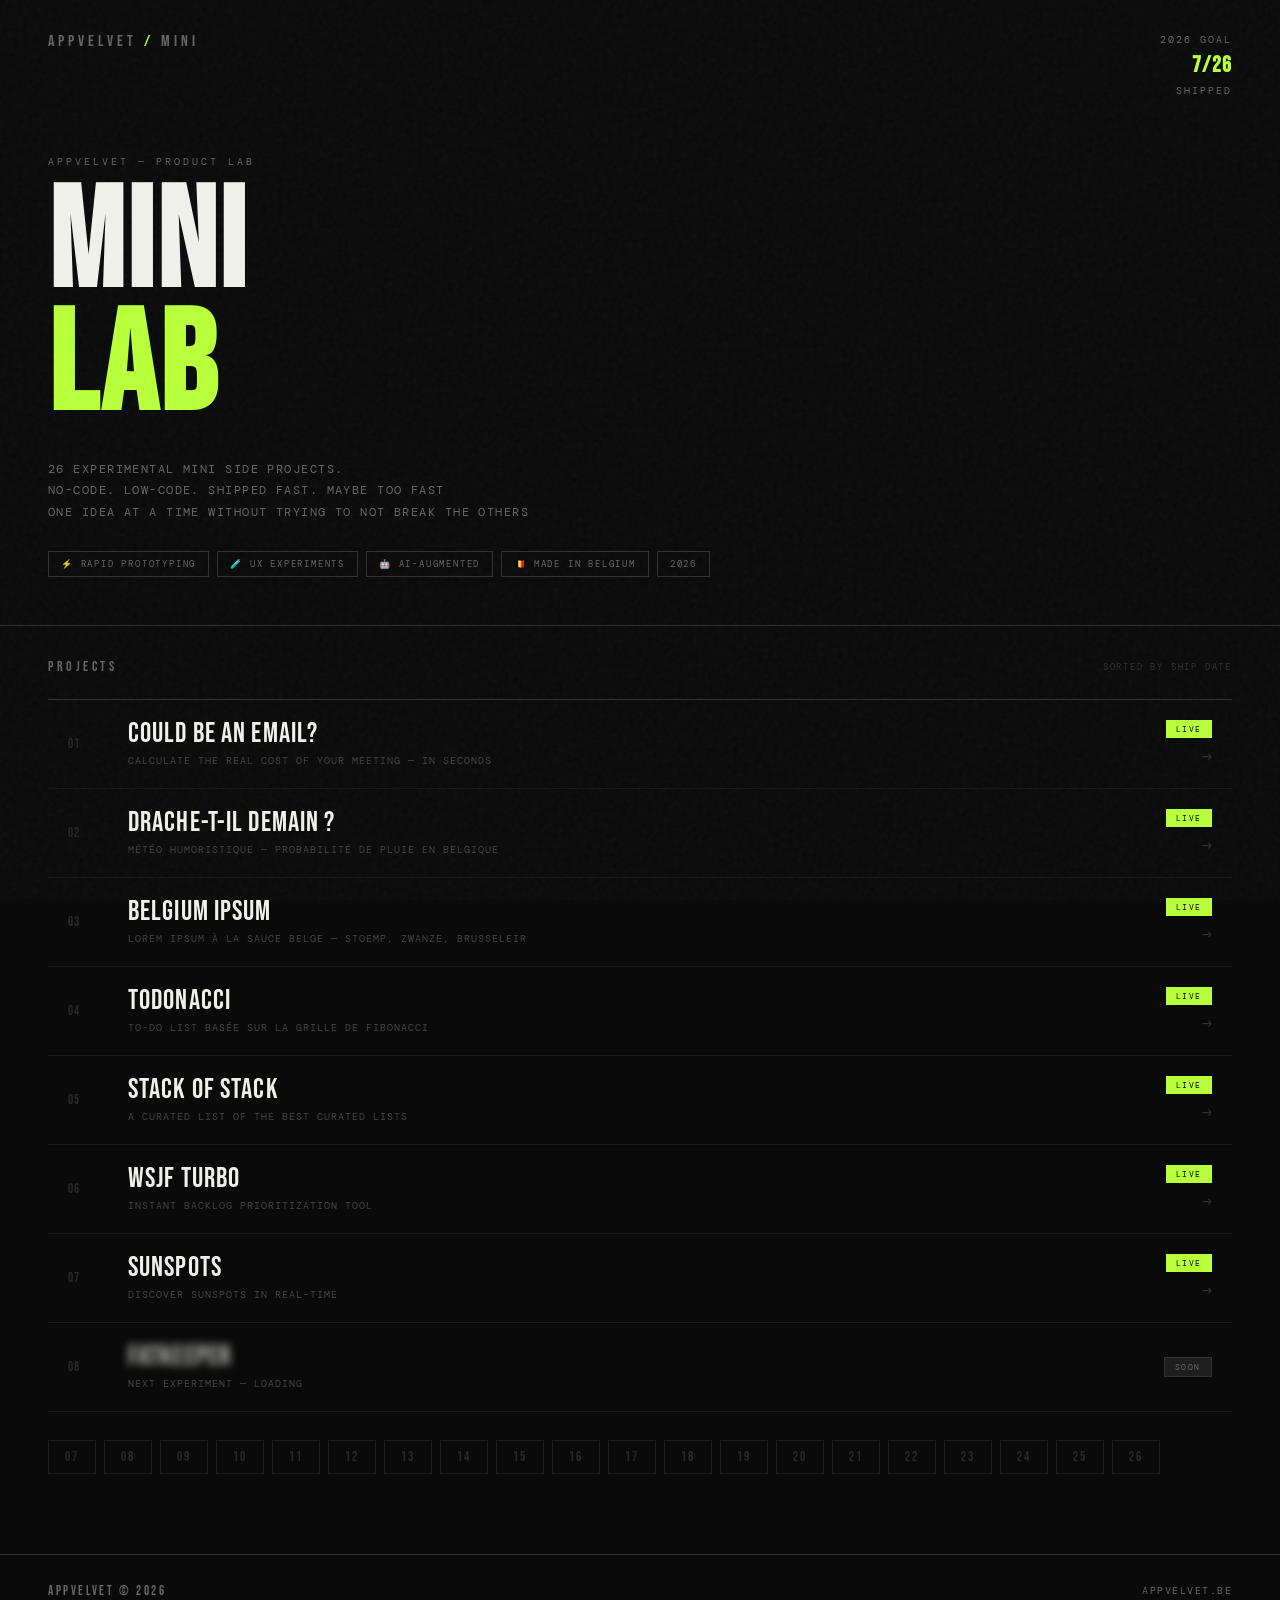
<file: index.html>
<!DOCTYPE html>
<html lang="en">
<head>
<!-- Google tag (gtag.js) -->
<script async src="https://www.googletagmanager.com/gtag/js?id=G-9LTQGK91J6"></script>
<script>
  window.dataLayer = window.dataLayer || [];
  function gtag(){dataLayer.push(arguments);}
  gtag('js', new Date());

  gtag('config', 'G-9LTQGK91J6');
</script>
<meta charset="UTF-8">
<meta name="viewport" content="width=device-width, initial-scale=1.0">
<title>APPVELVET / MINI LAB</title>
<meta name="description" content="26 mini side projects. No-code. Low-code. Shipped fast.">
<meta property="og:title" content="Appvelvet — Mini Lab">
<meta property="og:description" content="26 mini side projects. No-code. Low-code. Shipped fast.">
<meta property="og:url" content="https://mini.appvelvet.com">
<meta property="og:type" content="website">
<link href="https://fonts.googleapis.com/css2?family=Bebas+Neue&family=DM+Mono:wght@400;500&family=Space+Mono:wght@400;700&display=swap" rel="stylesheet">
<style>
  *, *::before, *::after { box-sizing: border-box; margin: 0; padding: 0; }

  :root {
    --bg:     #0a0a0a;
    --white:  #f0f0eb;
    --gray:   #333;
    --lgray:  #666;
    --c1: #b8ff3c;
    --c2: #ff3cdc;
    --c3: #3cddff;
    --c4: #ff9f3c;
    --c5: #ffe03c;
    --c6: #ff3c3c;
    --c7: #9b7bff;
    --c8: #3cff9e;
  }

  html { scroll-behavior: smooth; }

  body {
    background: var(--bg);
    color: var(--white);
    font-family: 'Space Mono', monospace;
    min-height: 100vh;
    cursor: default;
  }

  /* NOISE */
  body::before {
    content: '';
    position: fixed; inset: 0;
    background-image: url("data:image/svg+xml,%3Csvg viewBox='0 0 200 200' xmlns='http://www.w3.org/2000/svg'%3E%3Cfilter id='n'%3E%3CfeTurbulence type='fractalNoise' baseFrequency='0.9' numOctaves='4' stitchTiles='stitch'/%3E%3C/filter%3E%3Crect width='100%25' height='100%25' filter='url(%23n)' opacity='0.04'/%3E%3C/svg%3E");
    pointer-events: none; z-index: 0;
  }

  /* ── HEADER ── */
  header {
    position: relative; z-index: 10;
    padding: 32px 48px 0;
    display: flex; justify-content: space-between; align-items: flex-start;
  }

  .header-brand {
    font-family: 'Bebas Neue', sans-serif;
    font-size: 16px; letter-spacing: 0.25em;
    color: var(--lgray); text-decoration: none;
    transition: color 0.15s;
  }
  .header-brand:hover { color: var(--white); }
  .header-brand span { color: var(--c1); }

  .header-counter {
    font-family: 'DM Mono', monospace;
    font-size: 10px; letter-spacing: 0.2em;
    color: var(--lgray); text-transform: uppercase;
    text-align: right; line-height: 1.6;
  }

  .header-counter strong {
    font-family: 'Bebas Neue', sans-serif;
    font-size: 22px; letter-spacing: 0.04em;
    color: var(--c1); display: block;
  }

  /* ── HERO ── */
  .hero {
    position: relative; z-index: 1;
    padding: 56px 48px 48px;
    border-bottom: 1px solid var(--gray);
  }

  .hero-eyebrow {
    font-family: 'DM Mono', monospace;
    font-size: 10px; letter-spacing: 0.3em;
    color: var(--lgray); text-transform: uppercase;
    margin-bottom: 16px;
  }

  .hero-title {
    font-family: 'Bebas Neue', sans-serif;
    font-size: clamp(72px, 12vw, 140px);
    line-height: 0.88; letter-spacing: 0.02em;
    color: var(--white);
    margin-bottom: 28px;
  }

  .hero-title em {
    font-style: normal;
    color: var(--c1);
  }

  .hero-desc {
    font-family: 'DM Mono', monospace;
    font-size: 12px; letter-spacing: 0.12em;
    color: var(--lgray); line-height: 1.8;
    max-width: 560px; text-transform: uppercase;
  }

  /* TAGS */
  .hero-tags {
    display: flex; flex-wrap: wrap;
    gap: 8px; margin-top: 28px;
  }

  .tag {
    font-family: 'DM Mono', monospace;
    font-size: 9px; letter-spacing: 0.2em;
    text-transform: uppercase;
    padding: 6px 12px; border: 1px solid var(--gray);
    color: var(--lgray);
  }

  /* ── GRID ── */
  .grid-section {
    position: relative; z-index: 1;
    padding: 0 48px 80px;
  }

  .grid-header {
    display: flex; justify-content: space-between;
    align-items: center; padding: 32px 0 24px;
    border-bottom: 1px solid var(--gray);
    margin-bottom: 0;
  }

  .grid-header-title {
    font-family: 'Bebas Neue', sans-serif;
    font-size: 14px; letter-spacing: 0.25em;
    color: var(--lgray); text-transform: uppercase;
  }

  .grid-header-meta {
    font-family: 'DM Mono', monospace;
    font-size: 9px; letter-spacing: 0.2em;
    color: #333; text-transform: uppercase;
  }

  /* APP ROWS */
  .app-row {
    --accent: var(--c1);
    --accent-soft: rgba(184, 255, 60, 0.08);
    display: grid;
    grid-template-columns: 56px 1fr auto;
    align-items: center;
    gap: 0;
    border-bottom: 1px solid #1a1a1a;
    text-decoration: none;
    color: inherit;
    transition: background 0.12s;
    position: relative;
    overflow: hidden;
  }

  .app-row::before {
    content: '';
    position: absolute; left: 0; top: 0; bottom: 0;
    width: 0;
    transition: width 0.2s cubic-bezier(0.22,1,0.36,1);
    z-index: 0;
  }

  .app-row:hover::before { width: 4px; }
  .app-row:hover { background: #111; }

  /* Color accent per row */
  .app-row.c1::before { background: var(--c1); }
  .app-row.c2::before { background: var(--c2); }
  .app-row.c3::before { background: var(--c3); }
  .app-row.c4::before { background: var(--c4); }
  .app-row.c5::before { background: var(--c5); }
  .app-row.c6::before { background: var(--c6); }
  .app-row.c7::before { background: var(--c7); }
  .app-row.c8::before { background: var(--c8); }

  .app-num {
    font-family: 'Bebas Neue', sans-serif;
    font-size: 13px; letter-spacing: 0.1em;
    color: #2a2a2a; padding: 20px 0 20px 20px;
    position: relative; z-index: 1;
  }

  .app-body {
    padding: 20px 24px;
    position: relative; z-index: 1;
    transition: background-color 0.12s ease, color 0.12s ease;
  }

  .app-name {
    font-family: 'Bebas Neue', sans-serif;
    font-size: 28px; letter-spacing: 0.04em;
    line-height: 1; color: var(--white);
    margin-bottom: 5px;
    transition: color 0.12s;
  }

  .app-row:hover .app-body { background: var(--accent-soft); }
  .app-row:hover .app-name { color: var(--accent); }

  .app-desc {
    font-family: 'DM Mono', monospace;
    font-size: 10px; letter-spacing: 0.1em;
    color: #444; text-transform: uppercase;
    line-height: 1.5;
  }

  .app-right {
    padding: 20px 20px 20px 0;
    display: flex; flex-direction: column;
    align-items: flex-end; gap: 6px;
    position: relative; z-index: 1;
  }

  .app-status {
    font-family: 'DM Mono', monospace;
    font-size: 8px; letter-spacing: 0.2em;
    text-transform: uppercase; padding: 4px 10px;
  }

  .status-live { background: var(--c1); color: #0a0a0a; }
  .status-soon { background: #1f1f1f; color: var(--lgray); border: 1px solid #333; }
  .status-wip  { background: var(--c5); color: #0a0a0a; }

  .app-arrow {
    font-size: 16px; color: #333;
    transition: color 0.12s, transform 0.15s;
  }
  .app-row:hover .app-arrow { color: var(--white); transform: translateX(4px); }

  .app-row.c1 { --accent: var(--c1); --accent-soft: rgba(184, 255, 60, 0.08); }
  .app-row.c2 { --accent: var(--c2); --accent-soft: rgba(255, 60, 220, 0.08); }
  .app-row.c3 { --accent: var(--c3); --accent-soft: rgba(60, 221, 255, 0.08); }
  .app-row.c4 { --accent: var(--c4); --accent-soft: rgba(255, 159, 60, 0.08); }
  .app-row.c5 { --accent: var(--c5); --accent-soft: rgba(255, 224, 60, 0.08); }
  .app-row.c6 { --accent: var(--c6); --accent-soft: rgba(255, 60, 60, 0.08); }
  .app-row.c7 { --accent: var(--c7); --accent-soft: rgba(155, 123, 255, 0.09); }
  .app-row.c8 { --accent: var(--c8); --accent-soft: rgba(60, 255, 158, 0.09); }

  /* COMING SOON ROWS */
  .app-row.upcoming {
    opacity: 0.4; pointer-events: none;
    cursor: default;
  }

  /* SLOTS */
  .slots-row {
    display: flex; flex-wrap: wrap;
    gap: 8px; padding: 28px 0 0;
  }

  .slot {
    font-family: 'Bebas Neue', sans-serif;
    font-size: 13px; letter-spacing: 0.12em;
    padding: 8px 16px;
    border: 1px solid #1f1f1f; color: #2a2a2a;
    min-width: 48px; text-align: center;
  }

  /* ── FOOTER ── */
  footer {
    position: relative; z-index: 1;
    padding: 28px 48px;
    border-top: 1px solid var(--gray);
    display: flex; justify-content: space-between; align-items: center;
    flex-wrap: wrap; gap: 16px;
  }

  .footer-brand {
    font-family: 'Bebas Neue', sans-serif;
    font-size: 13px; letter-spacing: 0.2em; color: var(--lgray);
  }

  .footer-link {
    font-family: 'DM Mono', monospace;
    font-size: 10px; letter-spacing: 0.15em;
    color: var(--lgray); text-decoration: none;
    text-transform: uppercase;
    border-bottom: 1px solid transparent;
    transition: color 0.15s, border-color 0.15s;
  }
  .footer-link:hover { color: var(--white); border-bottom-color: var(--white); }

  /* STAGGER ANIMATION */
  .app-row {
    animation: fadeUp 0.4s cubic-bezier(0.22,1,0.36,1) both;
  }
  .app-row:nth-child(1) { animation-delay: 0.05s; }
  .app-row:nth-child(2) { animation-delay: 0.10s; }
  .app-row:nth-child(3) { animation-delay: 0.15s; }
  .app-row:nth-child(4) { animation-delay: 0.20s; }
  .app-row:nth-child(5) { animation-delay: 0.25s; }

  @keyframes fadeUp {
    from { opacity: 0; transform: translateY(16px); }
    to   { opacity: 1; transform: translateY(0); }
  }

  .hero { animation: fadeUp 0.5s cubic-bezier(0.22,1,0.36,1) both; }

  @media (max-width: 600px) {
    header, .hero, .grid-section, footer { padding-left: 20px; padding-right: 20px; }
    .hero-title { font-size: 72px; }
    .app-row { grid-template-columns: 40px 1fr auto; }
    .app-name { font-size: 22px; }
  }
  .blur-title {
  filter: blur(4px);
  opacity: 0.8;
  transition: filter 0.25s ease, opacity 0.25s ease;
}

.app-row:hover .blur-title {
  filter: blur(0);
  opacity: 1;
}
</style>
</head>
<body>

<header>
  <a class="header-brand" href="https://appvelvet.be">APPVELVET <span>/</span> MINI</a>
  <div class="header-counter">
    2026 goal<br>
    <strong>7/26</strong>
    shipped
  </div>
</header>

<section class="hero">
  <div class="hero-eyebrow">Appvelvet — Product Lab</div>
  <h1 class="hero-title">MINI<br><em>LAB</em></h1>
  <p class="hero-desc">
    26 experimental mini side projects.<br>
    No-code. Low-code. Shipped fast. Maybe too fast<br>
    One idea at a time without trying to not break the others
  </p>
  <div class="hero-tags">
    <span class="tag">⚡ Rapid prototyping</span>
    <span class="tag">🧪 UX experiments</span>
    <span class="tag">🤖 AI-augmented</span>
    <span class="tag">🇧🇪 Made in Belgium</span>
    <span class="tag">2026</span>
  </div>
</section>

<section class="grid-section">
  <div class="grid-header">
    <span class="grid-header-title">Projects</span>
    <span class="grid-header-meta">Sorted by ship date</span>
  </div>

  <!-- LIVE APPS -->
  <a class="app-row c1" href="/could-be-an-email/">
    <div class="app-num">01</div>
    <div class="app-body">
      <div class="app-name">Could Be An Email?</div>
      <div class="app-desc">Calculate the real cost of your meeting — in seconds</div>
    </div>
    <div class="app-right">
      <span class="app-status status-live">Live</span>
      <span class="app-arrow">→</span>
    </div>
  </a>

  <a class="app-row c3" href="/drache-t-il/">
    <div class="app-num">02</div>
    <div class="app-body">
      <div class="app-name">Drache-t-il demain ?</div>
      <div class="app-desc">Météo humoristique — probabilité de pluie en Belgique</div>
    </div>
    <div class="app-right">
      <span class="app-status status-live">Live</span>
      <span class="app-arrow">→</span>
    </div>
  </a>

  <a class="app-row c2" href="/belgium-ipsum/">
    <div class="app-num">03</div>
    <div class="app-body">
      <div class="app-name">Belgium Ipsum</div>
      <div class="app-desc">Lorem ipsum à la sauce belge — stoemp, zwanze, brusseleir</div>
    </div>
    <div class="app-right">
      <span class="app-status status-live">Live</span>
      <span class="app-arrow">→</span>
    </div>
  </a>

  <a class="app-row c4" href="/todonacci/">
    <div class="app-num">04</div>
    <div class="app-body">
      <div class="app-name">Todonacci</div>
      <div class="app-desc">To-do list basée sur la grille de Fibonacci</div>
    </div>
    <div class="app-right">
      <span class="app-status status-live">Live</span>
      <span class="app-arrow">→</span>
    </div>
  </a>
 <a class="app-row c7" href="/stack-of-stack">
    <div class="app-num">05</div>
    <div class="app-body">
      <div class="app-name">Stack of Stack</div>
      <div class="app-desc">A curated list of the best curated lists</div>
    </div>
    <div class="app-right">
      <span class="app-status status-live">Live</span>
      <span class="app-arrow">→</span>
    </div>
  
</a> <a class="app-row c6" href="/wsjf-turbo">
    <div class="app-num">06</div>
    <div class="app-body">
      <div class="app-name">WSJF Turbo</div>
      <div class="app-desc">Instant Backlog Prioritization Tool</div>
    </div>
    <div class="app-right">
      <span class="app-status status-live">Live</span>
      <span class="app-arrow">→</span>
    </div>
  </a>

  <a class="app-row c5" href="/sunspots">
    <div class="app-num">07</div>
    <div class="app-body">
      <div class="app-name">Sunspots</div>
      <div class="app-desc">Discover sunspots in real-time</div>
    </div>
    <div class="app-right">
      <span class="app-status status-live">Live</span>
      <span class="app-arrow">→</span>
    </div>
  </a>

  <!-- UPCOMING SLOT -->
  <div class="app-row upcoming c8">
    <div class="app-num">08</div>
    <div class="app-body">
      <div class="app-name blur-title">FATKEEPER</div>
      <div class="app-desc">Next experiment — loading</div>
    </div>
    <div class="app-right">
      <span class="app-status status-soon">Soon</span>
    </div>
  </div>

  <!-- EMPTY SLOTS 07–26 -->
  <div class="slots-row" id="slots"></div>
</section>

<footer>
  <span class="footer-brand">APPVELVET © 2026</span>
  <a class="footer-link" href="https://appvelvet.be">appvelvet.be</a>
</footer>

<script>
  // Render empty slots 07–26
  const container = document.getElementById('slots');
  for (let i = 7; i <= 26; i++) {
    const el = document.createElement('div');
    el.className = 'slot';
    el.textContent = String(i).padStart(2, '0');
    container.appendChild(el);
  }
</script>

</body>
</html>
</file>
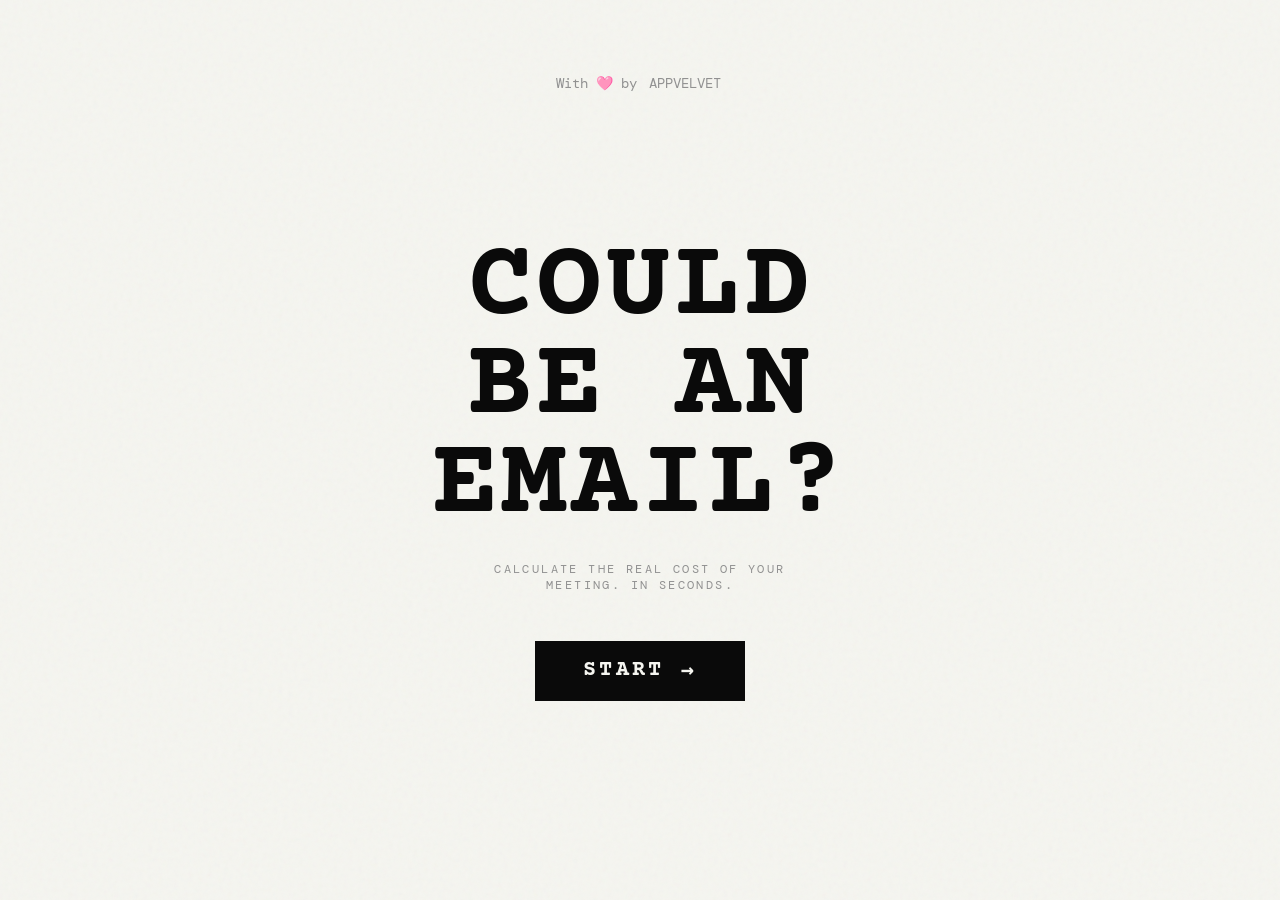
<file: could-be-an-email/index.html>
<!DOCTYPE html>
<html lang="en">
<head>
  <!-- Google tag (gtag.js) -->
<script async src="https://www.googletagmanager.com/gtag/js?id=G-9LTQGK91J6"></script>
<script>
  window.dataLayer = window.dataLayer || [];
  function gtag(){dataLayer.push(arguments);}
  gtag('js', new Date());

  gtag('config', 'G-9LTQGK91J6');
</script>

<meta charset="UTF-8">
<meta name="author" content="Appvelvet" />
<meta name="viewport" content="width=device-width, initial-scale=1.0">
<title>Could Be An Email — Meeting Cost Calculator</title>

<meta name="description" content="How much does your meeting really cost? Enter participants, duration and a few realistic frictions to estimate the real cost of your meeting. A small satirical tool for product teams and digital folks." />

<link rel="canonical" href="https://mini.appvelvet.com/could-be-an-email/" />

<!-- Open Graph (LinkedIn, Slack, Teams) -->
<meta property="og:title" content="Calculate the real cost of your meeting. In seconds." />
<meta property="og:description" content="Enter participants, duration and a few realistic frictions to estimate the real cost of your meeting. Sometimes… it could have been an email." />
<meta property="og:type" content="website" />
<meta property="og:url" content="https://mini.appvelvet.com/could-be-an-email/" />
<meta property="og:image" content="https://mini.appvelvet.com/could-be-an-email/og-image.png" />

<!-- Twitter / X -->
<meta name="twitter:card" content="summary_large_image" />
<meta name="twitter:title" content="Could Be An Email — Meeting Cost Calculator" />
<meta name="twitter:description" content="How much does your meeting really cost? Enter participants and duration, add some realistic frictions and see the damage." />
<meta name="twitter:image" content="https://mini.appvelvet.com/could-be-an-email/og-image.png" />

<!-- SEO helper -->
<meta name="robots" content="index, follow" />
<link href="https://fonts.googleapis.com/css2?family=Courier+Prime:wght@400;700&family=DM+Mono:wght@400;500&display=swap" rel="stylesheet">
<style>
  *, *::before, *::after { box-sizing: border-box; margin: 0; padding: 0; }

  :root {
    --black: #0a0a0a;
    --white: #f5f5f0;
    --gray: #919191;
    --border: 2px solid #0a0a0a;
  }

  body {
    background: var(--white);
    color: var(--black);
    font-family: 'Courier Prime', monospace;
    min-height: 100vh;
    display: flex;
    flex-direction: column;
    align-items: center;
    justify-content: center;
    overflow-y: auto;
    position: relative;
  }

  body::before {
    content: '';
    position: fixed;
    inset: 0;
    background-image: url("data:image/svg+xml,%3Csvg viewBox='0 0 200 200' xmlns='http://www.w3.org/2000/svg'%3E%3Cfilter id='n'%3E%3CfeTurbulence type='fractalNoise' baseFrequency='0.9' numOctaves='4' stitchTiles='stitch'/%3E%3C/filter%3E%3Crect width='100%25' height='100%25' filter='url(%23n)' opacity='0.04'/%3E%3C/svg%3E");
    pointer-events: none;
    z-index: 0;
  }

  .progress-bar {
    position: fixed;
    top: 0; left: 0;
    height: 4px;
    background: var(--black);
    transition: width 0.4s cubic-bezier(0.77, 0, 0.175, 1);
    z-index: 100;
  }

  .step-counter {
    position: fixed;
    top: 24px; right: 32px;
    font-family: 'DM Mono', monospace;
    font-size: 11px;
    letter-spacing: 0.2em;
    color: var(--gray);
    z-index: 100;
    text-transform: uppercase;
  }

  .brand {
    position: center;
    padding:1em 0 2em;
    font-family: 'DM Mono', monospace; 
    font-size: 14px;
    letter-spacing: 0em;
    color: var(--gray);
    z-index: 100;
}

   .brand a {
  box-shadow: inset 0 0 0 0 #000000;
  color: var(--gray);
  margin: 0 ;
  text-decoration: none;
  padding: 0 .25rem;
  transition: color .3s ease-in-out, box-shadow .3s ease-in-out;
}

   .brand a:hover {
  box-shadow: inset 100px 0 0 0 #ed1794;
  color: white;
}

  .app {
    position: relative;
    z-index: 1;
    width: 100%;
    max-width: 720px;
    padding: 20px 32px 40px;
    display: flex;
    flex-direction: column;
    align-items: center;
    justify-content: center;
    min-height: 80vh;
  }

  .screen {
    display: none;
    width: 100%;
    flex-direction: column;
    align-items: flex-start;
    animation: slideIn 0.35s cubic-bezier(0.22, 1, 0.36, 1) both;
  }
  .screen.active { display: flex; }

  @keyframes slideIn {
    from { opacity: 0; transform: translateY(28px); }
    to   { opacity: 1; transform: translateY(0); }
  }

  .q-number {
    font-family: 'DM Mono', monospace;
    font-size: 11px;
    letter-spacing: 0.25em;
    color: var(--gray);
    margin-bottom: 20px;
    text-transform: uppercase;
  }

  .question {
    font-family: 'Courier Prime', monospace; font-weight: 700;
    font-size: clamp(38px, 7vw, 72px);
    line-height: 0.95;
    letter-spacing: 0.02em;
    margin-bottom: 36px;
    color: var(--black);
  }

  /* TILE GRID */
  .tile-grid {
    display: flex;
    flex-wrap: wrap;
    gap: 10px;
    width: 100%;
    margin-bottom: 20px;
  }

  .tile {
    font-family: 'Courier Prime', monospace; font-weight: 700;
    font-size: 28px;
    letter-spacing: 0.05em;
    width: 76px;
    height: 76px;
    border: var(--border);
    background: transparent;
    color: var(--black);
    cursor: pointer;
    display: flex;
    flex-direction: column;
    align-items: center;
    justify-content: center;
    transition: background 0.12s, color 0.12s;
    line-height: 1;
    flex-shrink: 0;
  }

  .tile.wide {
    width: auto;
    padding: 0 18px;
    font-size: 22px;
  }

  .tile .tile-sub {
    font-family: 'DM Mono', monospace;
    font-size: 9px;
    letter-spacing: 0.15em;
    color: var(--gray);
    text-transform: uppercase;
    margin-top: 3px;
  }

  .tile:hover, .tile.selected { background: var(--black); color: var(--white); }
  .tile.selected .tile-sub { color: #aaa; }

  /* FREE INPUT ROW */
  .free-input-row {
    display: flex;
    align-items: center;
    gap: 12px;
    width: 100%;
    margin-bottom: 36px;
  }

  .free-input-label {
    font-family: 'DM Mono', monospace;
    font-size: 10px;
    letter-spacing: 0.2em;
    color: var(--gray);
    text-transform: uppercase;
    white-space: nowrap;
  }

  .free-input {
    font-family: 'Courier Prime', monospace; font-weight: 700;
    font-size: 32px;
    background: transparent;
    border: none;
    border-bottom: 2px solid #ccc;
    width: 120px;
    padding: 4px 0;
    outline: none;
    color: var(--black);
    letter-spacing: 0.04em;
    -moz-appearance: textfield;
    transition: border-color 0.15s;
  }
  .free-input:focus { border-bottom-color: var(--black); }
  .free-input::placeholder { color: #ccc; }
  .free-input::-webkit-outer-spin-button,
  .free-input::-webkit-inner-spin-button { -webkit-appearance: none; }

  /* OPTIONS */
  .options {
    display: flex;
    flex-direction: column;
    gap: 10px;
    width: 100%;
    margin-bottom: 36px;
  }

  .option-btn {
    font-family: 'Courier Prime', monospace;
    font-size: 13px;
    font-weight: 700;
    letter-spacing: 0.08em;
    text-transform: uppercase;
    padding: 16px 24px;
    border: var(--border);
    background: transparent;
    color: var(--black);
    cursor: pointer;
    text-align: left;
    transition: background 0.12s, color 0.12s;
    display: flex;
    align-items: center;
    gap: 16px;
  }

  .option-btn .key {
    font-size: 10px;
    color: var(--gray);
    letter-spacing: 0.2em;
    min-width: 16px;
  }

  .option-btn:hover, .option-btn.selected { background: var(--black); color: var(--white); }
  .option-btn.selected .key { color: #888; }

  /* CHECKBOXES */
  .checkboxes {
    display: flex;
    flex-direction: column;
    gap: 8px;
    width: 100%;
    margin-bottom: 28px;
    
  }

  .checkboxes::-webkit-scrollbar { width: 3px; }
  .checkboxes::-webkit-scrollbar-thumb { background: var(--black); }

  .check-label {
    display: flex;
    align-items: center;
    gap: 14px;
    font-family: 'Courier Prime', monospace;
    font-size: 13px;
    font-weight: 700;
    letter-spacing: 0.06em;
    text-transform: uppercase;
    padding: 13px 18px;
    border: var(--border);
    cursor: pointer;
    user-select: none;
    transition: background 0.12s, color 0.12s;
    line-height: 1.4;
  }

  .check-label input[type="checkbox"] { display: none; }

  .check-box {
    width: 18px;
    height: 18px;
    border: 2px solid var(--black);
    flex-shrink: 0;
    display: flex;
    align-items: center;
    justify-content: center;
    font-size: 10px;
  }
  .check-box::after { content: '✕'; opacity: 0; transition: opacity 0.12s; }

  .check-label:has(input:checked) { background: var(--black); color: var(--white); }
  .check-label:has(input:checked) .check-box { background: var(--white); border-color: var(--white); }
  .check-label:has(input:checked) .check-box::after { opacity: 1; }

  /* NEXT BUTTON */
  .btn-next {
    font-family: 'Courier Prime', monospace; font-weight: 700;
    font-size: 22px;
    letter-spacing: 0.15em;
    padding: 16px 48px;
    background: var(--black);
    color: var(--white);
    border: none;
    cursor: pointer;
    transition: background 0.12s, transform 0.1s;
    display: flex;
    align-items: center;
    gap: 16px;
    flex-shrink: 0;
  }
  .btn-next:hover { background: #222; transform: translateX(4px); }
  .btn-next .arrow { transition: transform 0.2s; }
  .btn-next:hover .arrow { transform: translateX(6px); }

  /* INTRO */
  #screen-intro { align-items: center; text-align: center; }

  .intro-title {
    font-family: 'Courier Prime', monospace; font-weight: 700;
    font-size: clamp(52px, 12vw, 110px);
    line-height: 0.9;
    letter-spacing: 0.03em;
    margin-bottom: 24px;
  }

  .intro-sub {
    font-family: 'DM Mono', monospace;
    font-size: 12px;
    letter-spacing: 0.2em;
    color: var(--gray);
    text-transform: uppercase;
    margin-bottom: 48px;
    max-width: 360px;
  }

  /* RESULT */
  #screen-result { align-items: center; text-align: center; }

  .result-label {
    font-family: 'DM Mono', monospace;
    font-size: 11px;
    letter-spacing: 0.4em;
    text-transform: uppercase;
    color: var(--gray);
    margin-bottom: 10px;
  }

  .result-cost {
    font-family: 'Courier Prime', monospace; font-weight: 700;
    font-size: clamp(72px, 16vw, 148px);
    line-height: 0.9;
    color: var(--black);
    border-bottom: 6px solid var(--black);
    padding-bottom: 16px;
    margin-bottom: 28px;
    width: 100%;
  }

  .result-stats {
    width: 100%;
    border: var(--border);
    margin-bottom: 28px;
  }

  .stat-row {
    display: flex;
    justify-content: space-between;
    align-items: center;
    padding: 14px 22px;
    border-bottom: var(--border);
    font-family: 'DM Mono', monospace;
    font-size: 11px;
    letter-spacing: 0.1em;
    text-transform: uppercase;
    gap: 16px;
  }
  .stat-row:last-child { border-bottom: none; }
  .stat-key { color: var(--gray); text-align: left; }
  .stat-val { font-weight: 500; color: var(--black); text-align: right; }
  .stat-val.big {
    font-family: 'Courier Prime', monospace; font-weight: 700;
    font-size: 22px;
    letter-spacing: 0.06em;
  }

  .btn-share {
    font-family: 'Courier Prime', monospace; font-weight: 700;
    font-size: 24px;
    letter-spacing: 0.2em;
    padding: 20px 48px;
    background: var(--black);
    color: var(--white);
    border: none;
    cursor: pointer;
    width: 100%;
    transition: background 0.12s, transform 0.1s;
  }
  .btn-share:hover { background: #222; transform: scale(1.01); }

  .restart {
    margin-top: 20px;
    font-family: 'DM Mono', monospace;
    font-size: 11px;
    letter-spacing: 0.2em;
    text-transform: uppercase;
    color: var(--gray);
    cursor: pointer;
    border-bottom: 1px solid transparent;
    transition: border-color 0.15s, color 0.15s;
  }
  .restart:hover { color: var(--black); border-bottom-color: var(--black); }

   .info-icon {
  display: inline-flex;
  align-items: center;
  justify-content: center;
  width: 16px;
  height: 16px;
  border: 1.5px solid var(--gray);
  border-radius: 50%;
  font-family: 'DM Mono', monospace;
  font-size: 9px;
  color: var(--gray);
  cursor: default;
  position: relative;
  margin-left: 8px;
  flex-shrink: 0;
  vertical-align: middle;
}

.info-icon::after {
  content: 'i';
  line-height: 1;
}

.info-tooltip {
  display: none;
  position: absolute;
  bottom: calc(100% + 8px);
  left: 50%;
  transform: translateX(-50%);
  background: var(--black);
  color: var(--white);
  font-family: 'DM Mono', monospace;
  font-size: 10px;
  letter-spacing: 0.08em;
  line-height: 1.7;
  text-transform: uppercase;
  padding: 12px 16px;
  width: 240px;
  z-index: 200;
  pointer-events: none;
}

.info-tooltip::after {
  content: '';
  position: absolute;
  top: 100%;
  left: 50%;
  transform: translateX(-50%);
  border: 6px solid transparent;
  border-top-color: var(--black);
}

.info-icon:hover .info-tooltip { display: block; } 

</style>
</head>
<body>

<div class="progress-bar" id="progressBar" style="width:0%"></div>
<div class="step-counter" id="stepCounter"></div>
<div class="brand">With 🩷 by <a href="https://appvelvet.com">APPVELVET</a></div>

<div class="app">

  <!-- INTRO -->
  <div class="screen active" id="screen-intro">
    <div class="intro-title">COULD<br>BE AN<br>EMAIL?</div>
    <div class="intro-sub">Calculate the real cost of your meeting. In seconds.</div>
    <button class="btn-next" onclick="goTo('screen-1')">START <span class="arrow">→</span></button>
  </div>

  <!-- SCREEN 1 : PEOPLE -->
  <div class="screen" id="screen-1">
    <div class="q-number">01 / 04</div>
    <div class="question">HOW MANY PEOPLE<br>ARE IN THIS<br>MEETING?</div>
    <div class="tile-grid" id="tiles-people">
      <button class="tile" data-val="2" onclick="selectTile(this,'people')">2</button>
      <button class="tile" data-val="3" onclick="selectTile(this,'people')">3</button>
      <button class="tile" data-val="4" onclick="selectTile(this,'people')">4</button>
      <button class="tile" data-val="5" onclick="selectTile(this,'people')">5</button>
      <button class="tile" data-val="6" onclick="selectTile(this,'people')">6</button>
      <button class="tile" data-val="7" onclick="selectTile(this,'people')">7</button>
      <button class="tile" data-val="8" onclick="selectTile(this,'people')">8</button>
    </div>
    <div class="free-input-row">
      <span class="free-input-label">MORE THAN 8 →</span>
      <input class="free-input" type="number" id="input-people" placeholder="9+" min="9" max="200"
        oninput="onFreeInput(this,'people')">
      <span class="free-input-label" style="color:var(--black)">PEOPLE</span>
    </div>
    <button class="btn-next" onclick="next1()">NEXT <span class="arrow">→</span></button>
  </div>

  <!-- SCREEN 2 : DURATION -->
  <div class="screen" id="screen-2">
    <div class="q-number">02 / 04</div>
    <div class="question">HOW LONG<br>DOES IT<br>LAST?</div>
    <div class="tile-grid" id="tiles-duration">
      <button class="tile wide" data-val="15" onclick="selectTile(this,'duration')">15<div class="tile-sub">MIN</div></button>
      <button class="tile wide" data-val="30" onclick="selectTile(this,'duration')">30<div class="tile-sub">MIN</div></button>
      <button class="tile wide" data-val="60" onclick="selectTile(this,'duration')">1H</button>
      <button class="tile wide" data-val="90" onclick="selectTile(this,'duration')">1H30</button>
      <button class="tile wide" data-val="120" onclick="selectTile(this,'duration')">2H</button>
      <button class="tile wide" data-val="240" onclick="selectTile(this,'duration')">½ DAY<div class="tile-sub">4H</div></button>
      <button class="tile wide" data-val="480" onclick="selectTile(this,'duration')">1 DAY<div class="tile-sub">8H</div></button>
    </div>
    <div class="free-input-row">
      <span class="free-input-label">OTHER →</span>
      <input class="free-input" type="number" id="input-duration" placeholder="45" min="1" max="999"
        oninput="onFreeInput(this,'duration')">
      <span class="free-input-label" style="color:var(--black)">MIN</span>
    </div>
    <button class="btn-next" onclick="next2()">NEXT <span class="arrow">→</span></button>
  </div>

  <!-- SCREEN 3 : DECISION -->
  <div class="screen" id="screen-3">
    <div class="q-number">03 / 04</div>
    <div class="question">DID YOU<br>TAKE A<br>DECISION?</div>
    <div class="options">
      <button class="option-btn" data-val="yes" onclick="selectOption(this)">
        <span class="key">A</span> YES
      </button>
      <button class="option-btn" data-val="no" onclick="selectOption(this)">
        <span class="key">B</span> NO
      </button>
      <button class="option-btn" data-val="circle" onclick="selectOption(this)">
        <span class="key">C</span> WE'LL CIRCLE BACK
      </button>
    </div>
    <button class="btn-next" onclick="next3()">NEXT <span class="arrow">→</span></button>
  </div>

  <!-- SCREEN 4 : FRICTION -->
  <div class="screen" id="screen-4">
    <div class="q-number">04 / 04</div>
    <div class="question">ANY<br>FRICTION?</div>
    <div class="checkboxes">
      <label class="check-label"><input type="checkbox" value="slides"><div class="check-box"></div>Someone read the slides word by word</label>
      <label class="check-label"><input type="checkbox" value="multitask"><div class="check-box"></div>1+ people were multitasking</label>
      <label class="check-label"><input type="checkbox" value="dominated"><div class="check-box"></div>One person dominated the discussion</label>
      <label class="check-label"><input type="checkbox" value="nodev"><div class="check-box"></div>No developer in the room</label>
      <label class="check-label"><input type="checkbox" value="scope"><div class="check-box"></div>Scope changed during the meeting</label>
      <label class="check-label"><input type="checkbox" value="mute"><div class="check-box"></div>"Sorry, I was on mute."</label>
      <label class="check-label"><input type="checkbox" value="oldtopic"><div class="check-box"></div>We reopened an old topic</label>
      <label class="check-label"><input type="checkbox" value="slack"><div class="check-box"></div>This could have been a Slack thread</label>
    </div>
    <button class="btn-next" onclick="showResult()">CALCULATE <span class="arrow">→</span></button>
  </div>

  <!-- RESULT -->
  <div class="screen" id="screen-result">
    <div class="result-label">THIS MEETING COSTS</div>
    <div class="result-cost" id="result-cost">€ 0</div>
    <div class="result-stats">
      <div class="stat-row">
    <span class="stat-key">
      FRICTION TAX
        <span class="info-icon">
        <span class="info-tooltip">
      +12% per friction item<br>
      +45% if no decision<br>
      +30% if "circle back"<br>
      Based on avg. €65/h
        </span>
        </span>
    </span>
        <span class="stat-val big" id="stat-friction">+0%</span>
      </div>
      <div class="stat-row">
        <span class="stat-key">COULD HAVE BEEN ASYNC</span>
        <span class="stat-val big" id="stat-async">€ 0</span>
      </div>
      <div class="stat-row">
        <span class="stat-key">WHAT YOU JUST FUNDED</span>
        <span class="stat-val" id="stat-funded">—</span>
      </div>
      <div class="stat-row">
        <span class="stat-key">DECISION EFFICIENCY</span>
        <span class="stat-val" id="stat-decision">—</span>
      </div>
    </div>
    <button class="btn-share" onclick="share()">SHARE YOUR DAMAGE</button>
    <a class="restart" onclick="restart()">← RESTART</a>
  </div>

</div>

<script>
  const state = { people: 0, duration: 0, decision: null };
  const AVG_HOURLY = 65;

  const FUNDED = [
    { t: 0,    l: 'WELL DONE!' },
    { t: 50,   l: 'LUNCH FOR TWO' },
    { t: 150,  l: 'A NICE HOTEL NIGHT IN BRUSSELS' },
    { t: 300,  l: 'WEEKEND IN BRUGES' },
    { t: 600,  l: 'WEEKEND IN ROME' },
    { t: 1200, l: 'FLIGHT TO TOKYO' },
    { t: 2500, l: 'A USED CAR' },
    { t: 5000, l: 'A SMALL BOAT' },
  ];

  const screens = ['screen-intro','screen-1','screen-2','screen-3','screen-4','screen-result'];
  let currentIdx = 0;

  function goTo(id) {
    document.querySelectorAll('.screen').forEach(s => s.classList.remove('active'));
    document.getElementById(id).classList.add('active');
    currentIdx = screens.indexOf(id);
    updateProgress();
  }

  function updateProgress() {
    const pct = (currentIdx / (screens.length - 1)) * 100;
    document.getElementById('progressBar').style.width = pct + '%';
    const counter = document.getElementById('stepCounter');
    if (currentIdx === 0) counter.textContent = '';
    else if (currentIdx < screens.length - 1) counter.textContent = currentIdx + ' / 4';
    else counter.textContent = 'RESULT';
  }

  function selectTile(btn, key) {
    document.querySelectorAll(`#tiles-${key} .tile`).forEach(t => t.classList.remove('selected'));
    btn.classList.add('selected');
    state[key] = parseInt(btn.dataset.val);
    const inp = document.getElementById('input-' + key);
    if (inp) inp.value = '';
  }

  function onFreeInput(input, key) {
    const val = parseInt(input.value);
    document.querySelectorAll(`#tiles-${key} .tile`).forEach(t => t.classList.remove('selected'));
    state[key] = val > 0 ? val : 0;
  }

  function next1() {
    if (!state.people || state.people < 1) { nudge('screen-1'); return; }
    goTo('screen-2');
  }

  function next2() {
    if (!state.duration || state.duration < 1) { nudge('screen-2'); return; }
    goTo('screen-3');
  }

  function next3() {
    if (!state.decision) { nudge('screen-3'); return; }
    goTo('screen-4');
  }

  function selectOption(btn) {
    document.querySelectorAll('#screen-3 .option-btn').forEach(b => b.classList.remove('selected'));
    btn.classList.add('selected');
    state.decision = btn.dataset.val;
  }

  function showResult() {
    const frictionCount = document.querySelectorAll('#screen-4 input[type="checkbox"]:checked').length;
    const hours = state.duration / 60;
    const base = Math.round(state.people * hours * AVG_HOURLY);
    const frictionPct = frictionCount * 12;
    const decisionPct = { yes: 0, no: 45, circle: 30 }[state.decision] || 0;
    const totalTaxPct = frictionPct + decisionPct;
    const totalCost = Math.round(base * (1 + totalTaxPct / 100));
    const asyncCost = Math.round(state.people * (15 / 60) * AVG_HOURLY);
    const funded = [...FUNDED].reverse().find(f => totalCost >= f.t)?.l || 'A FLAT WHITE';
    const decLabel = { yes: 'DECISIVE (RARE)', no: 'ALMOST WASTED', circle: 'PROFESSIONALLY INCONCLUSIVE' }[state.decision] || '—';

    document.getElementById('result-cost').textContent = '€\u00A0' + fmt(totalCost);
    document.getElementById('stat-friction').textContent = '+' + totalTaxPct + '%';
    document.getElementById('stat-async').textContent = '€\u00A0' + fmt(asyncCost);
    document.getElementById('stat-funded').textContent = funded;
    document.getElementById('stat-decision').textContent = decLabel;
    goTo('screen-result');
  }

  function fmt(n) { return n.toLocaleString('fr-BE').replace(/\s/g, '\u00A0'); }

  function nudge(screenId) {
    const btn = document.querySelector(`#${screenId} .btn-next`);
    if (!btn) return;
    btn.style.transition = 'none';
    btn.style.transform = 'translateX(-8px)';
    setTimeout(() => { btn.style.transition = ''; btn.style.transform = ''; }, 200);
  }

  function share() {
    const cost = document.getElementById('result-cost').textContent;
    const msg = `This meeting cost ${cost}. It could have been an email. With 🩷 by appvelvet.com`;
    if (navigator.share) {
      navigator.share({ title: 'Could Be An Email', text: msg });
    } else {
      navigator.clipboard.writeText(msg).then(() => {
        const btn = document.querySelector('.btn-share');
        const orig = btn.textContent;
        btn.textContent = 'COPIED TO CLIPBOARD ✓';
        setTimeout(() => btn.textContent = orig, 2000);
      });
    }
  }

  function restart() {
    state.people = 0; state.duration = 0; state.decision = null;
    document.querySelectorAll('.tile').forEach(t => t.classList.remove('selected'));
    document.querySelectorAll('.option-btn').forEach(b => b.classList.remove('selected'));
    document.querySelectorAll('input[type="checkbox"]').forEach(c => c.checked = false);
    document.getElementById('input-people').value = '';
    document.getElementById('input-duration').value = '';
    goTo('screen-intro');
  }

  document.addEventListener('keydown', e => {
    if (e.key === 'Enter') {
      const btn = document.querySelector('.screen.active .btn-next');
      if (btn) btn.click();
    }
  });
</script>
</body>
</html>
</file>
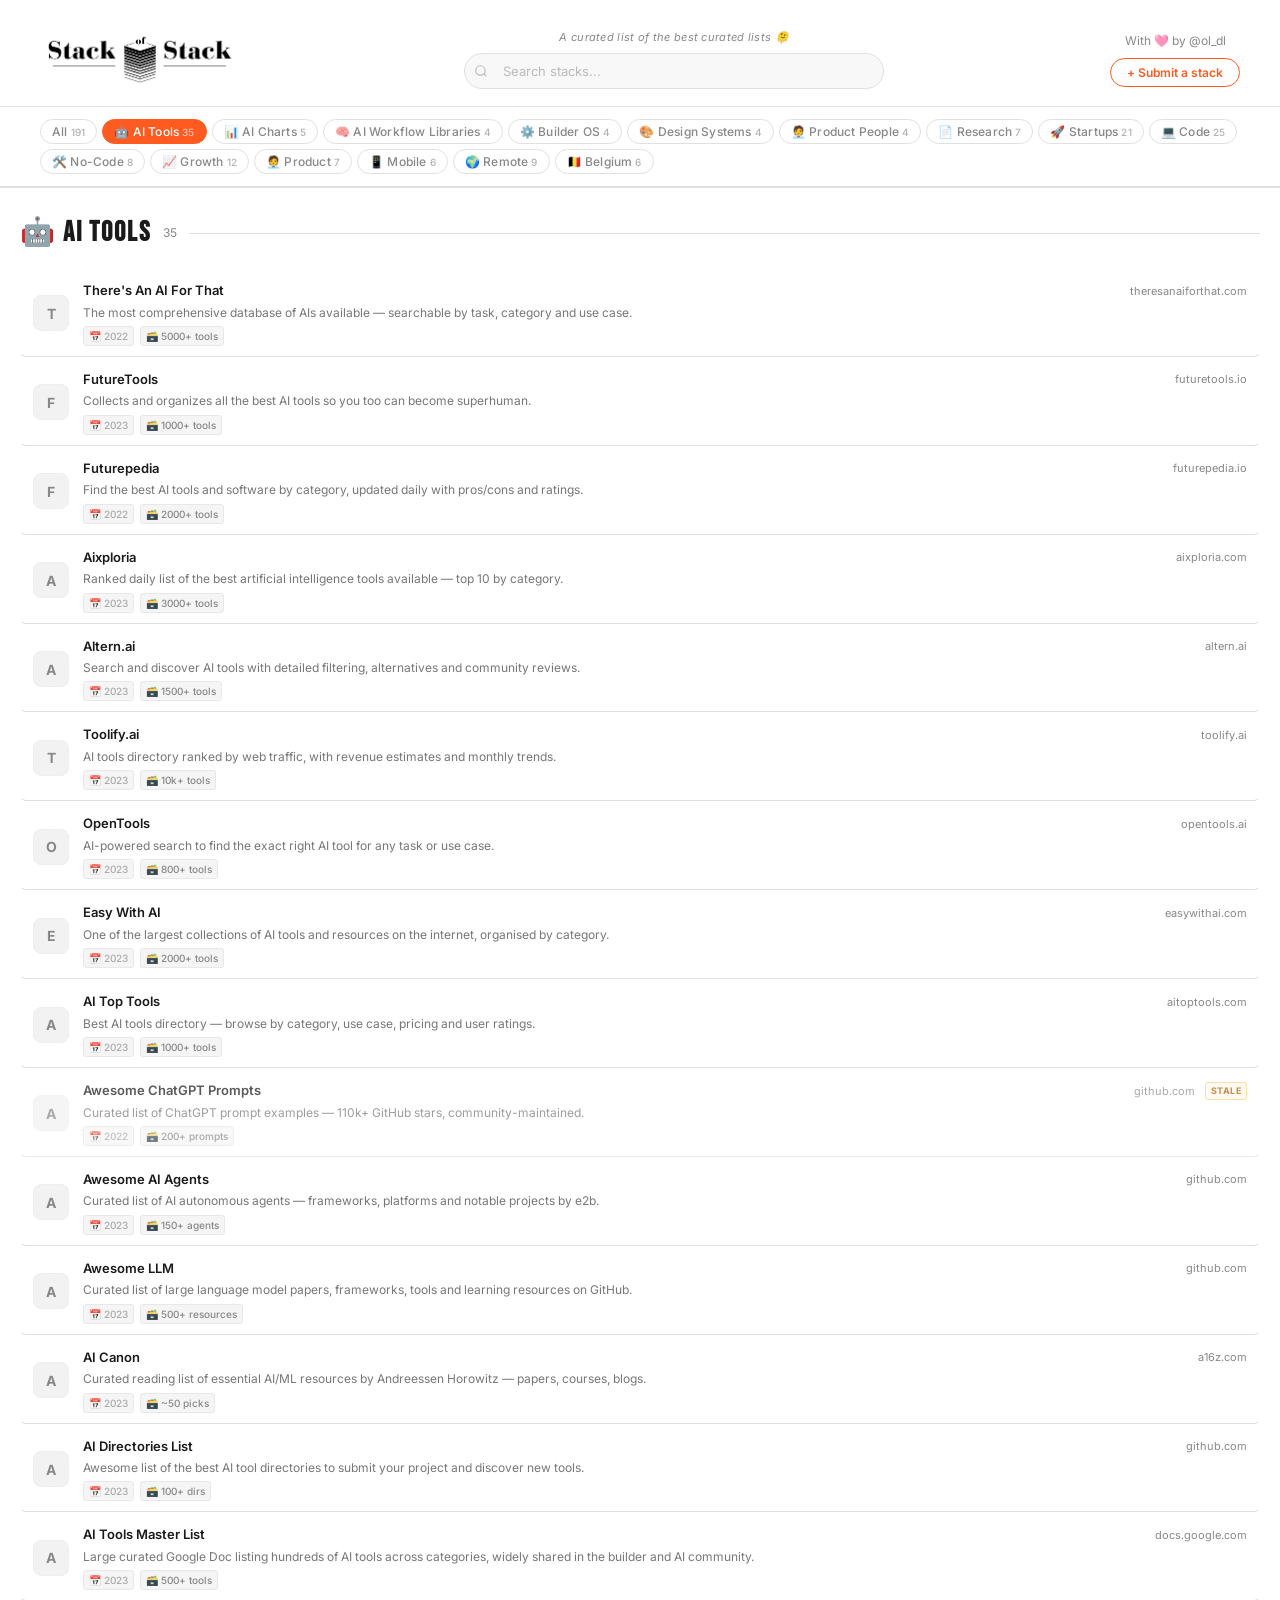
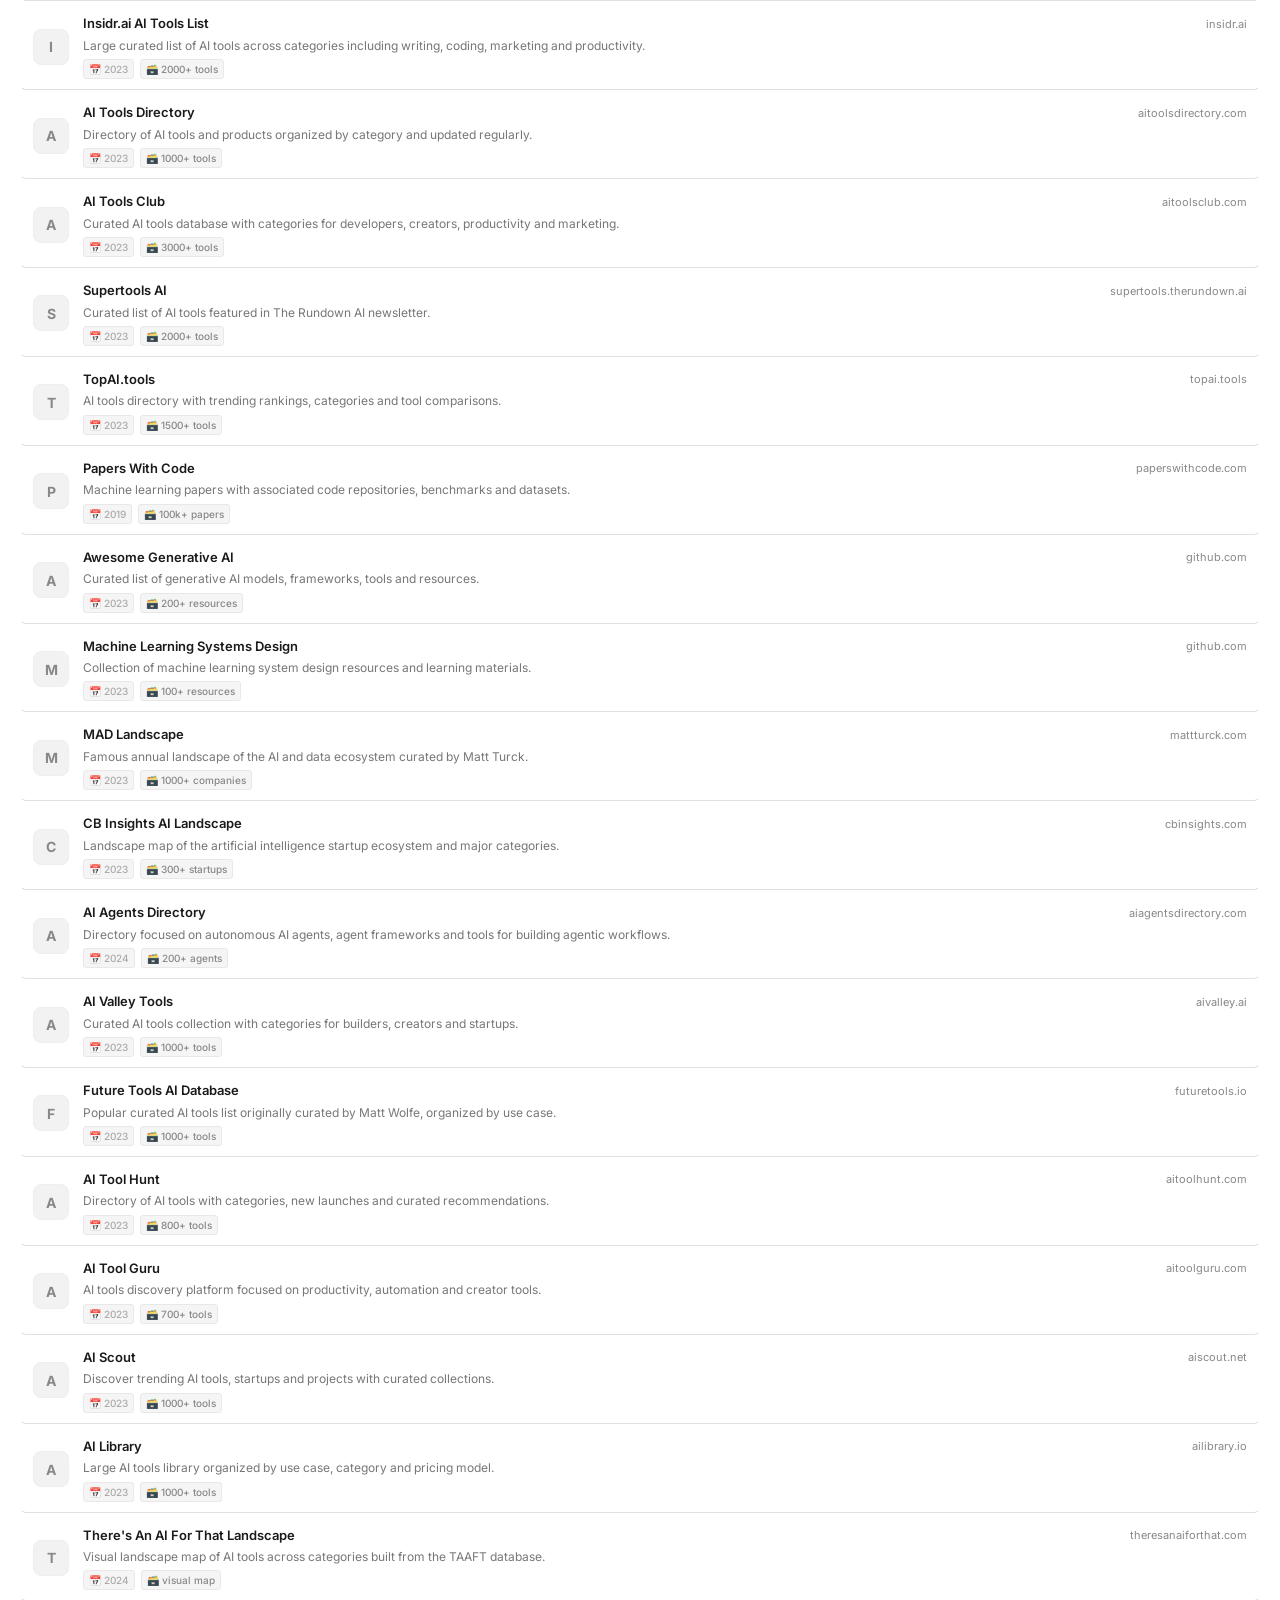
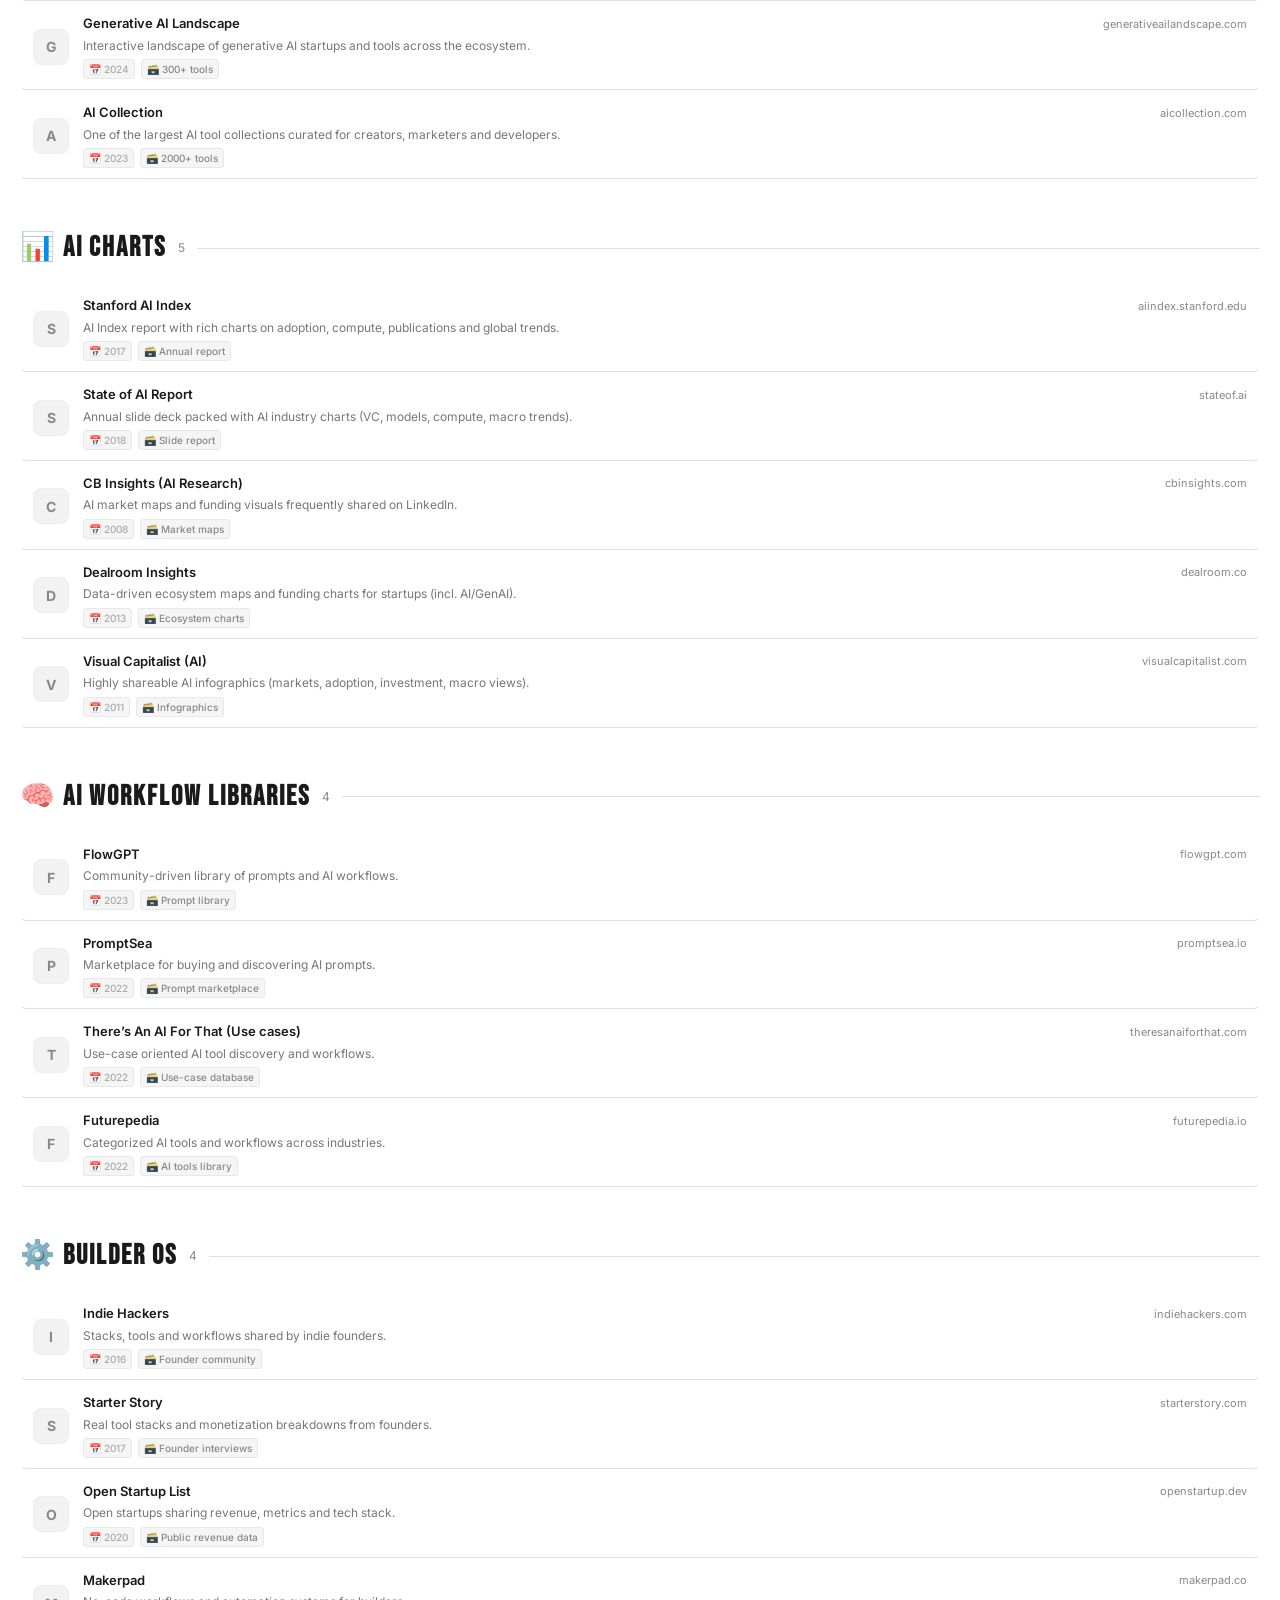
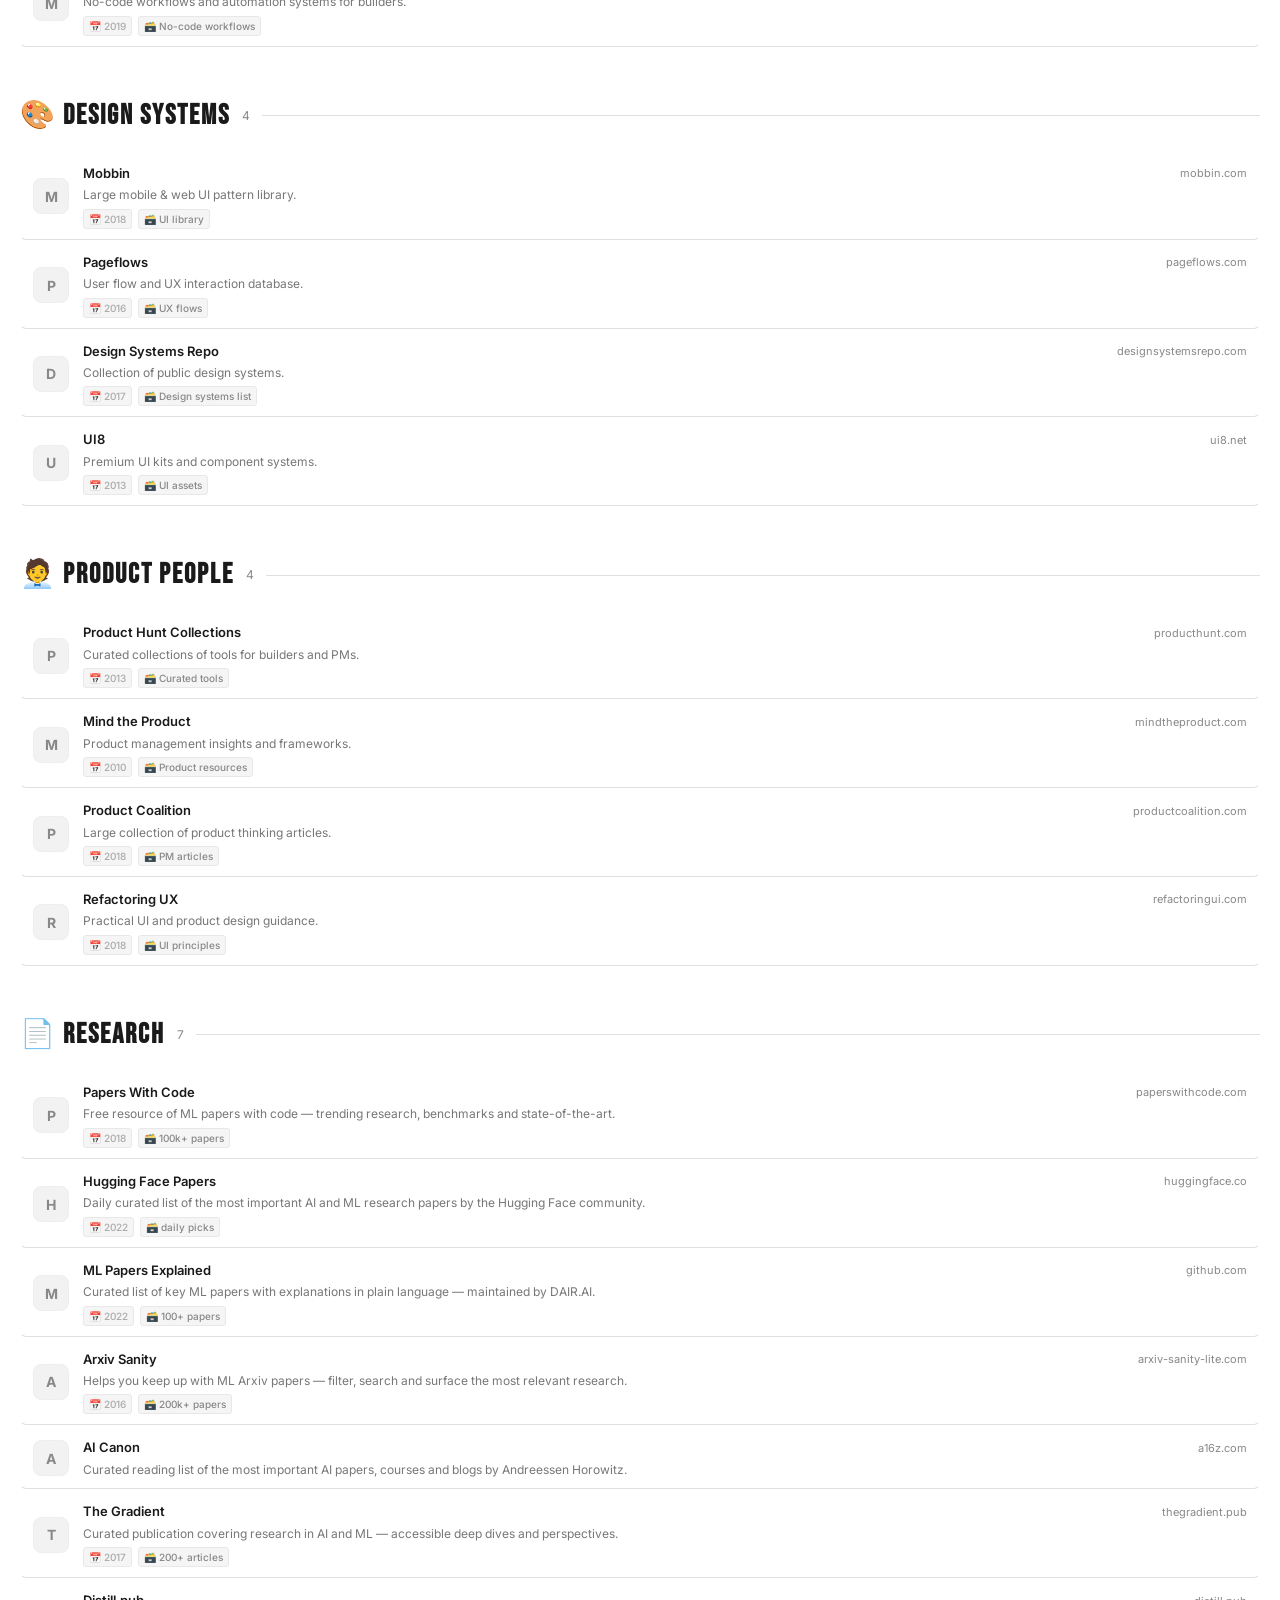
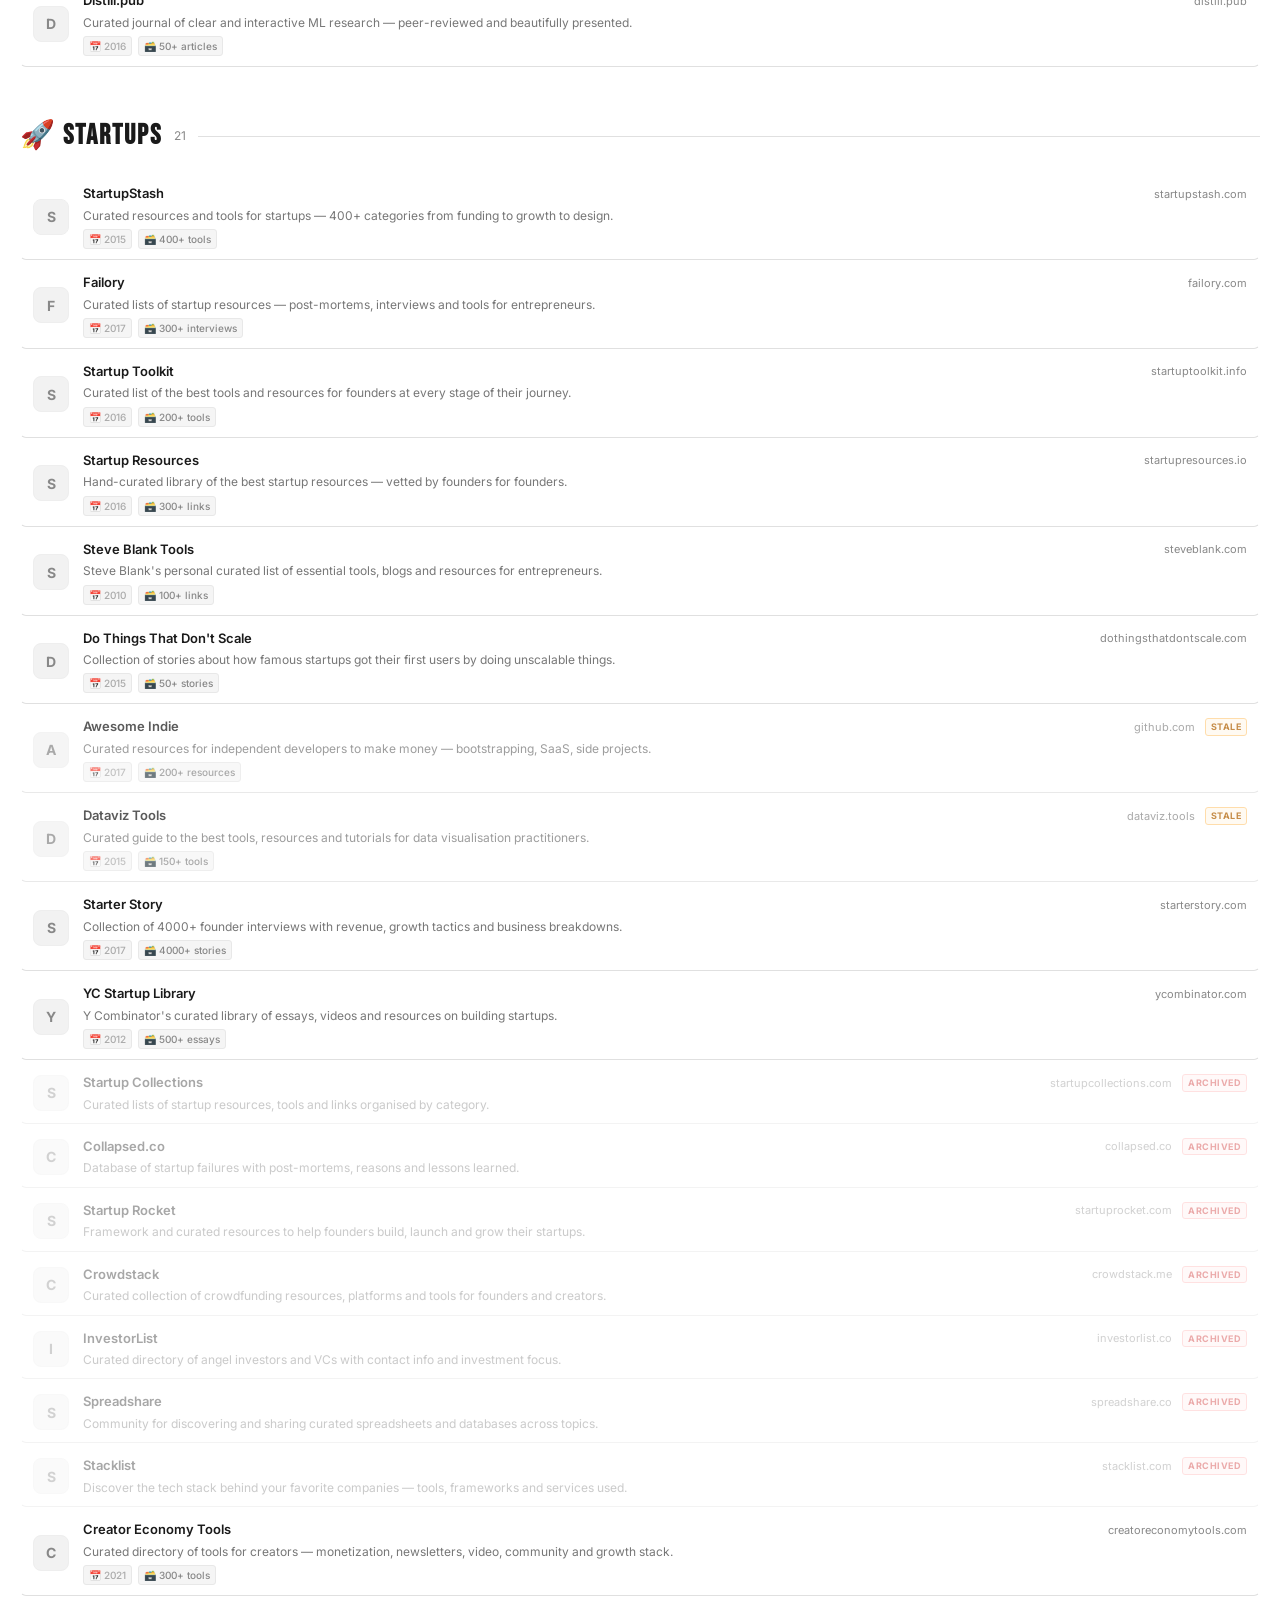
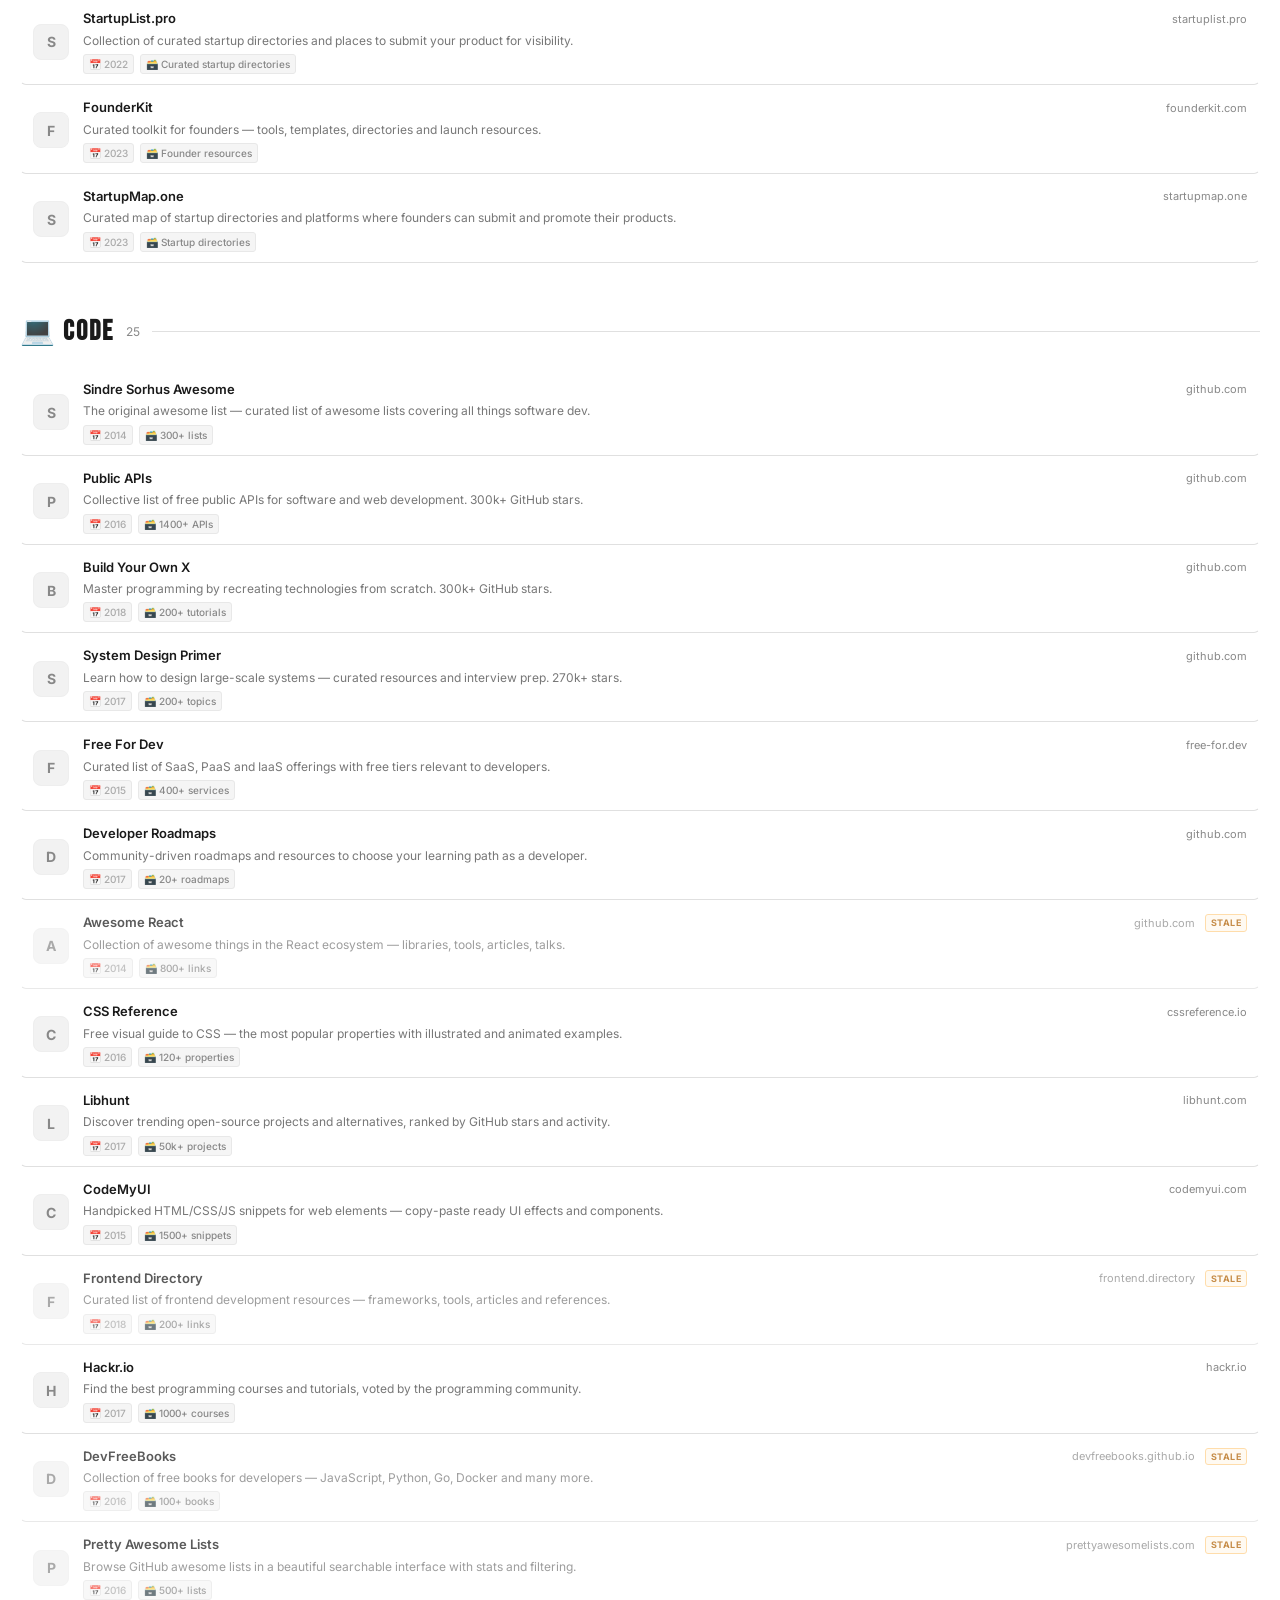
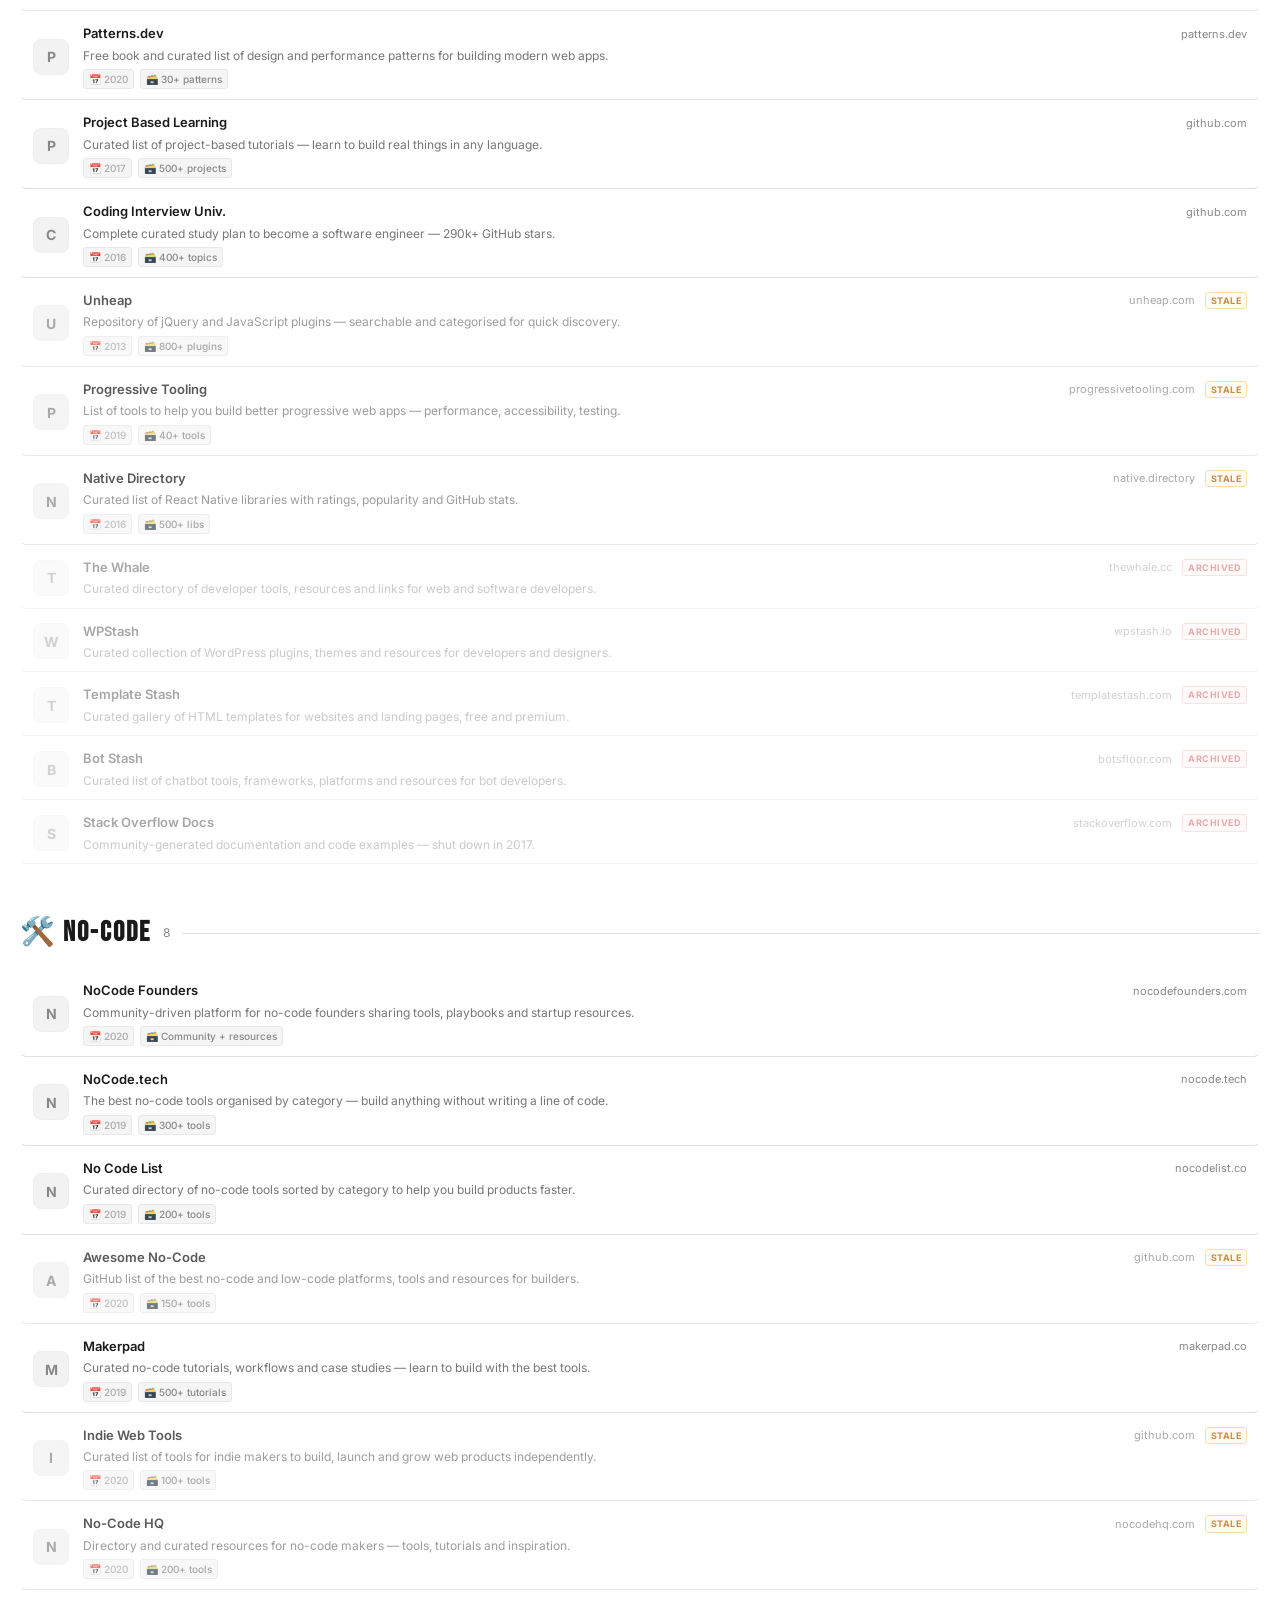
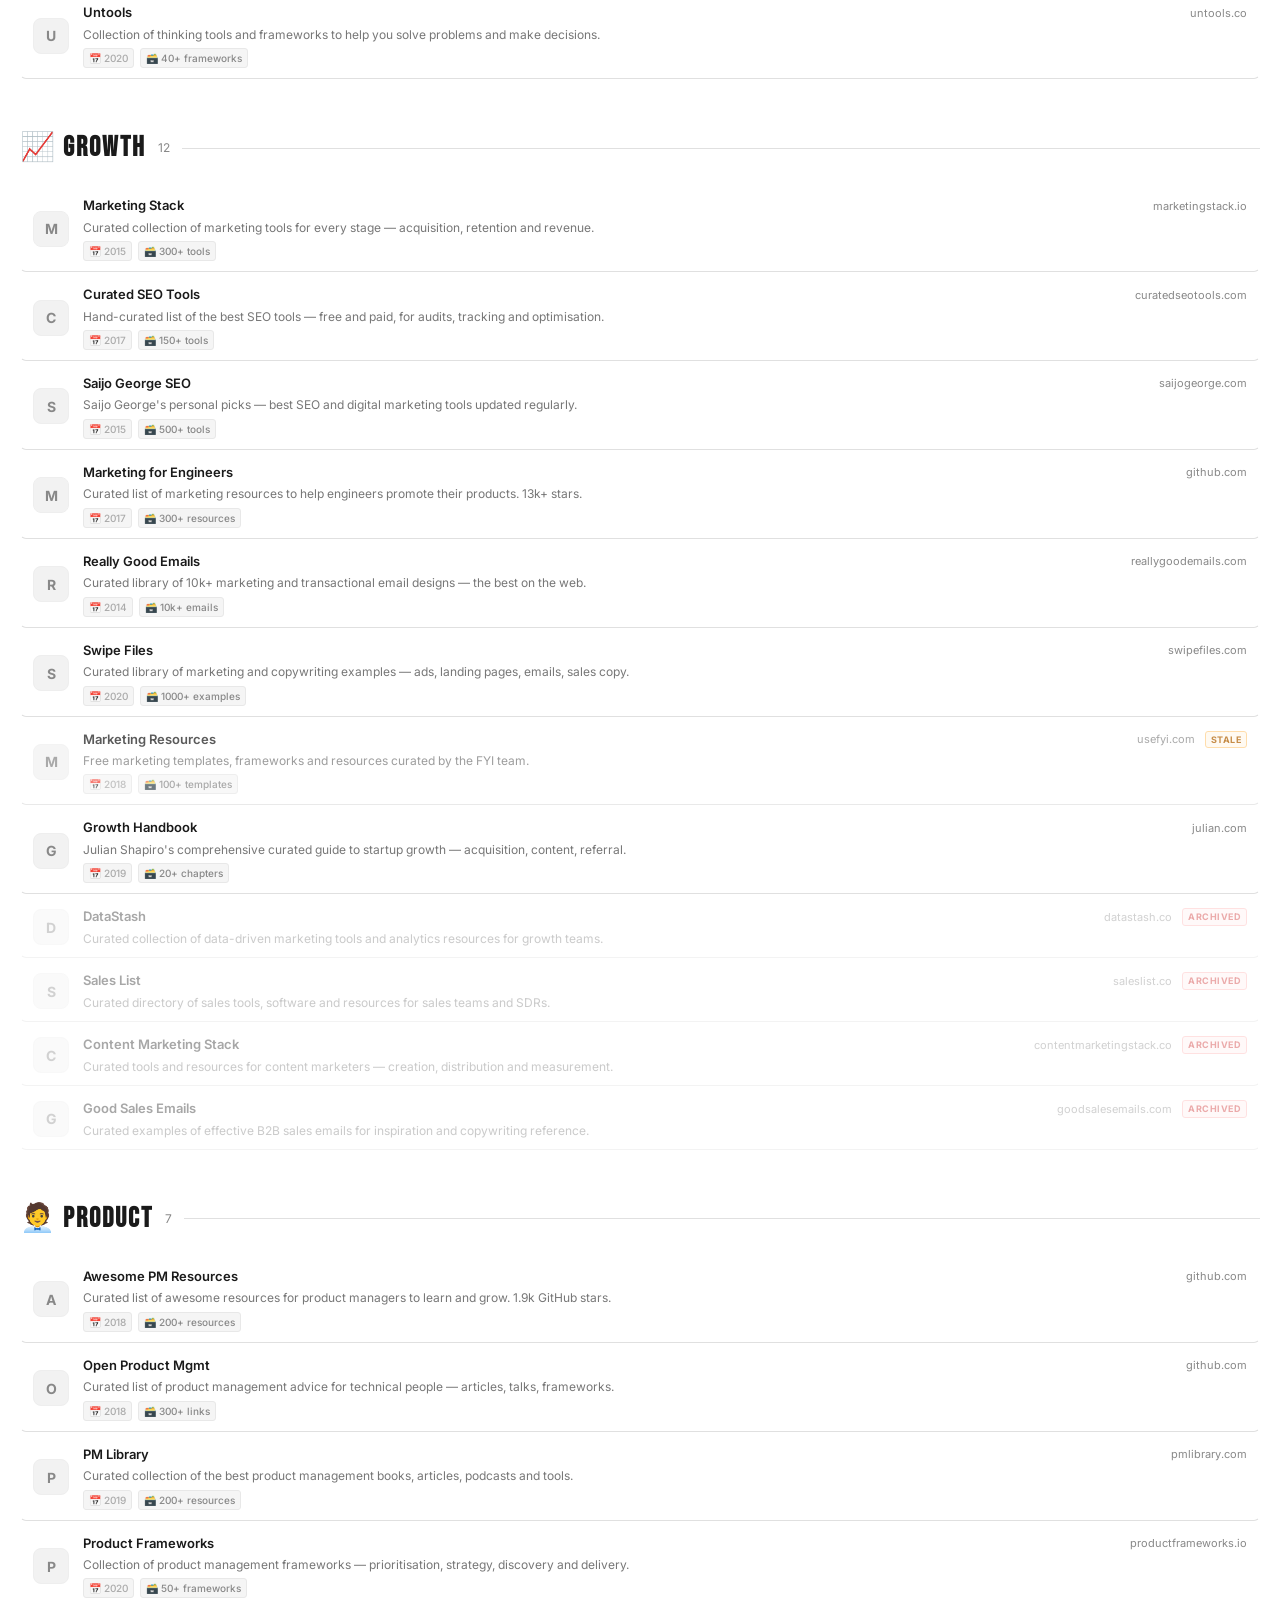
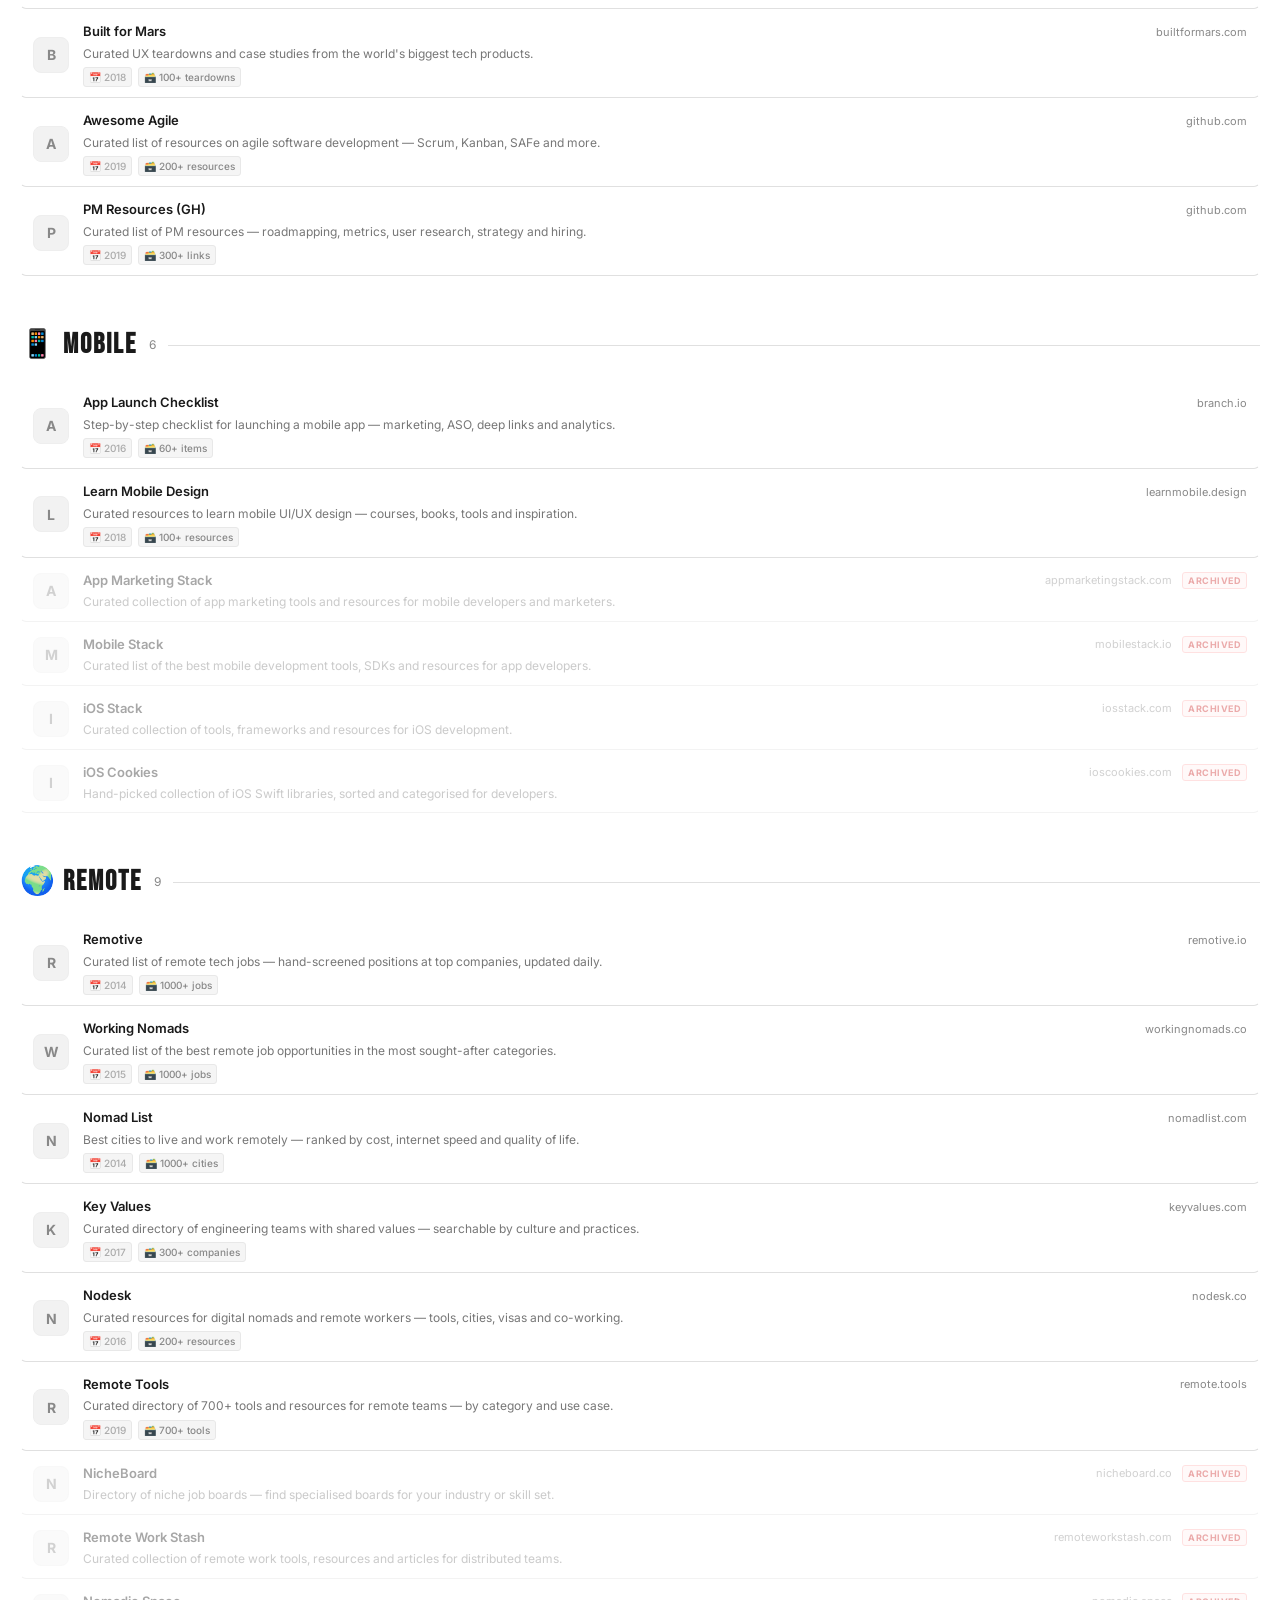
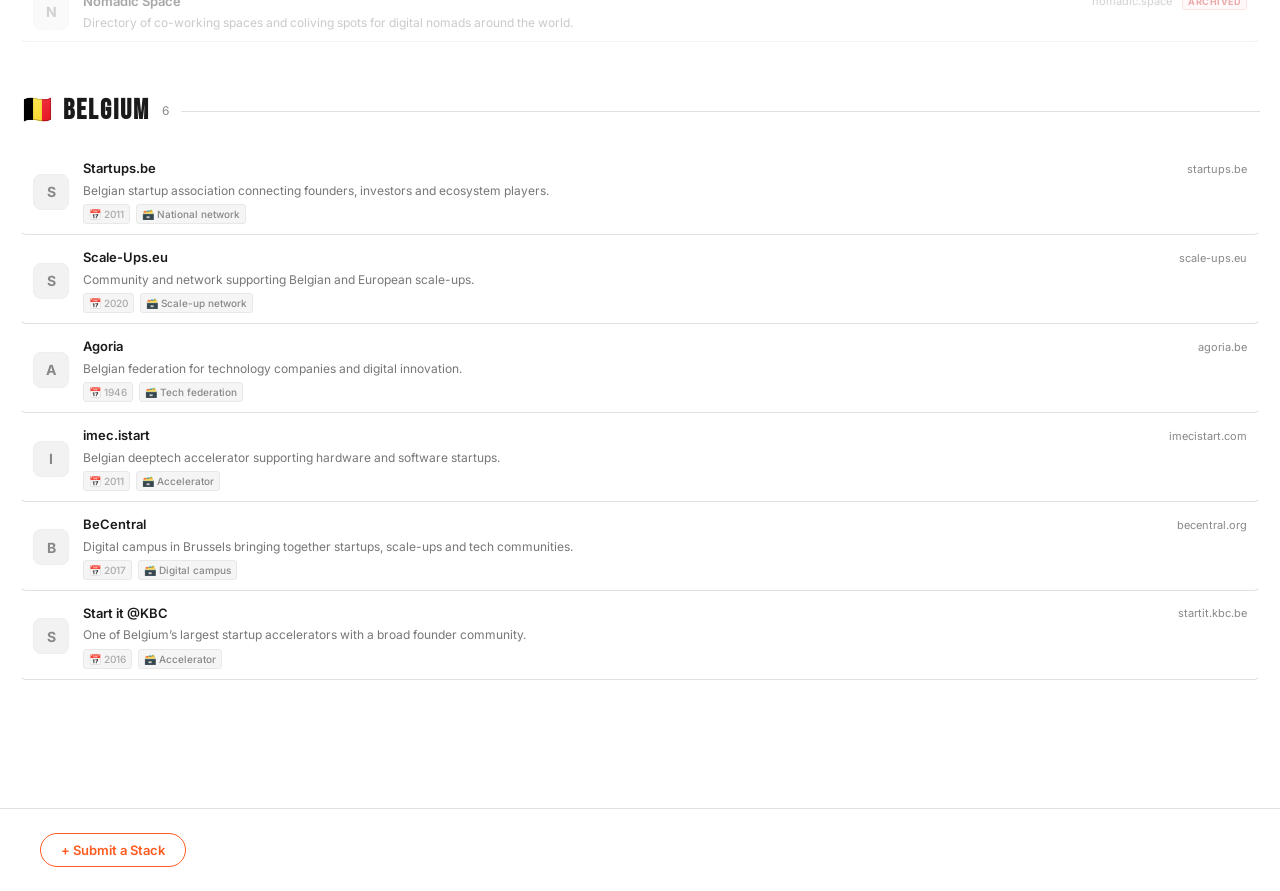
<file: stack-of-stack/index.html>
<!DOCTYPE html>
<html lang="en">
<head>
  <!-- Google tag (gtag.js) -->
<script async src="https://www.googletagmanager.com/gtag/js?id=G-9LTQGK91J6"></script>
<script>
  window.dataLayer = window.dataLayer || [];
  function gtag(){dataLayer.push(arguments);}
  gtag('js', new Date());

  gtag('config', 'G-9LTQGK91J6');
</script>
  <meta charset="UTF-8">
  <meta name="viewport" content="width=device-width, initial-scale=1.0">
  <title>Stack of Stack v2 · 2026</title>
  <meta name="description" content="A curated list of the best curated lists for makers, designers, developers, PMs & AI builders. Updated 2026.">
  <!-- SEO -->
<meta name="robots" content="index, follow">
<link rel="canonical" href="https://stackofstack.app/">

<link rel="icon" type="image/svg+xml" href="/favicon.svg">
<!-- Standard favicon -->
<link rel="icon" type="image/png" sizes="32x32" href="/favicon-32.png">
<link rel="icon" type="image/png" sizes="16x16" href="/favicon-16.png">
<!-- SVG (scalable, premium) -->
<link rel="icon" type="image/svg+xml" href="/favicon.svg">
<!-- Apple -->
<link rel="apple-touch-icon" sizes="180x180" href="/apple-touch-icon.png">
<!-- Manifest (optional PWA) -->
<link rel="manifest" href="/site.webmanifest">



<!-- Open Graph -->
<meta property="og:type" content="website">
<meta property="og:title" content="Stack of Stack — The Best Curated Lists for Builders">
<meta property="og:description" content="A curated list of the best curated lists for makers, designers, developers, PMs & AI builders. Updated 2026.">
<meta property="og:url" content="https://stackofstack.app/">
<meta property="og:site_name" content="Stack of Stack">
<meta property="og:image" content="https://stackofstack.app/og.png">
<meta property="og:image:width" content="1200">
<meta property="og:image:height" content="630">

<!-- Twitter -->
<meta name="twitter:card" content="summary_large_image">
<meta name="twitter:title" content="Stack of Stack — The Best Curated Lists">
<meta name="twitter:description" content="The ultimate meta-directory of AI tools, startup stacks, design libraries & builder ecosystems.">
<meta name="twitter:image" content="https://stackofstack.app/og.png">
<meta name="twitter:creator" content="@ol_dl">

<!-- Theme -->
<meta name="theme-color" content="#ffffff">

<meta name="author" content="Olivier de Locht">
<meta name="keywords" content="AI tools, curated lists, startup resources, design systems, builder tools, product management resources">


  <link rel="preconnect" href="https://fonts.googleapis.com">
  <link href="https://fonts.googleapis.com/css2?family=Bebas+Neue&family=Inter:wght@300;400;500&display=swap" rel="stylesheet">
  <style>
    :root {
      --bg: #ffffff;
      --surface: #f8f8f8;
      --border: #e0e0e0;
      --accent: #ff5a1f;
      --accent-dim: rgba(255,90,31,0.08);
      --text: #1a1a1a;
      --muted: #888;
      --dead: #cc2222;
      --dead-dim: rgba(204,34,34,0.07);
    }

    * { margin: 0; padding: 0; box-sizing: border-box; }

    body {
      background: var(--bg);
      color: var(--text);
      font-family: 'Inter', sans-serif;
      font-size: 14px;
      line-height: 1.5;
    }

    /* HEADER */
    header{
  border-bottom: 1px solid var(--border);
  padding: 28px 40px 0;              /* 0 en bas, car la barre sticky gère son padding */
  background: rgba(255,255,255,0.97);
  backdrop-filter: blur(12px);
  z-index: 100;
}

    .header-top {
      display: flex;
      align-items: center;
      justify-content: space-between;
      gap: 24px;
      flex-wrap: wrap;
      margin-bottom: 16px;
    }

.header-center {
  flex: 1;
  display: flex;
  flex-direction: column;
  align-items: center;
  gap: 8px;
}

.tagline {
  font-size: 11px;
  color: var(--muted);
  font-style: italic;
  letter-spacing: 0.3px;
}

.header-center .search-wrap {
  width: 100%;
  max-width: 420px;
}
.brand-logo {
  display: flex;
  flex-direction: column;
}
.brand-logo img {
  height: 62px;
  width: auto;
  display: block;
}

.search-center {
  flex: 1;
  display: flex;
  justify-content: center;
}

.search-center .search-wrap {
  max-width: 420px;
  width: 100%;
}

.search-center {
  flex: 1;
  display: flex;
  justify-content: center;
}

.search-center .search-wrap {
  max-width: 420px;
  width: 100%;
}

    .brand p {
      color: var(--muted);
      font-size: 12px;
      letter-spacing: 0.3px;
      margin-top: 4px;
    }

    .header-actions {
      display: flex;
      align-items: center;
      gap: 12px;
    }
    .header-credit {
  font-size: 12px;
  color: var(--muted);
  display: flex;
  align-items: center;
  gap: 6px;
}

.header-credit a {
  text-decoration: none;
  color: var(--muted);
  transition: color 0.2s ease;
}

.header-credit a:hover {
  color: var(--accent);
}

.header-credit span {
  opacity: 0.4;
}
    .count-badge {
      font-family: 'Bebas Neue', cursive;
      font-size: 28px;
      color: var(--accent);
      line-height: 1;
      text-align: right;
    }

    .count-badge small {
      font-family: 'Inter', sans-serif;
      font-size: 10px;
      color: var(--muted);
      display: block;
      font-weight: 400;
      text-transform: uppercase;
      letter-spacing: 1px;
    }

    /* SEARCH + CONTROLS */
   .controls{
  position: sticky;
  top: 0;
  z-index: 120;
  background: rgba(255,255,255,0.97);
  backdrop-filter: blur(12px);
  border-bottom: 1px solid var(--border);
  padding: 12px 40px;
}

    .search-wrap {
      position: relative;
      flex: 1;
      min-width: 200px;
      max-width: 280px;
    }

    .search-wrap input {
  width: 100%;
  background: var(--surface);
  border: 1px solid var(--border);
  color: var(--text);
  padding: 9px 14px 9px 38px;
  font-family: 'Inter', sans-serif;
  font-size: 13px;
  outline: none;
  border-radius: 28px; /* ← arrondi */
  transition: all 0.2s ease;
}

    .search-wrap input:focus {
  border-color: var(--accent);
  box-shadow: 0 0 0 3px var(--accent-dim);
}
    .search-wrap input::placeholder { color: #bbb; }

    .search-wrap svg {
      position: absolute;
      left: 10px;
      top: 50%;
      transform: translateY(-50%);
      color: #bbb;
    }

    /* FILTERS */
    .filters {
      display: flex;
      gap: 5px;
      flex-wrap: wrap;
      align-items: center;
    }

    .filter-pill {
      font-family: 'Inter', sans-serif;
      font-size: 12px;
      font-weight: 500;
      letter-spacing: 0.2px;
      padding: 4px 11px;
      border: 1px solid var(--border);
      background: transparent;
      color: var(--muted);
      cursor: pointer;
      border-radius: 20px;
      transition: all 0.15s;
      white-space: nowrap;
    }

    .filter-pill:hover { border-color: var(--accent); color: var(--accent); background: var(--accent-dim); }

    .filter-pill.active {
      background: var(--accent);
      border-color: var(--accent);
      color: #fff;
    }

    .filter-pill .pill-count {
      font-size: 10px;
      opacity: 0.65;
      margin-left: 3px;
    }

    /* AIRTABLE CONFIG */
    .airtable-bar {
      background: #fafafa;
      border-bottom: 1px solid var(--border);
      padding: 0 40px;
      display: flex;
      align-items: center;
      gap: 12px;
      height: 0;
      overflow: hidden;
      transition: height 0.3s;
    }

    .airtable-bar.open { height: 52px; }

    .airtable-bar input {
      background: #fff;
      border: 1px solid var(--border);
      color: var(--text);
      padding: 6px 10px;
      font-family: 'Inter', sans-serif;
      font-size: 12px;
      outline: none;
      width: 220px;
      border-radius: 2px;
    }

    .airtable-bar input:focus { border-color: var(--accent); }

    .btn {
      font-family: 'Inter', sans-serif;
      font-size: 12px;
      font-weight: 600;
      letter-spacing: 0.3px;
      padding: 6px 14px;
      border: 1px solid;
      cursor: pointer;
      border-radius: 2px;
      transition: all 0.15s;
    }

    .btn-primary {
      background: var(--accent);
      border-color: var(--accent);
      color: #fff;
    }

    .btn-primary:hover { opacity: 0.85; }

    .btn-ghost {
      background: transparent;
      border-color: var(--border);
      color: var(--muted);
    }

    .btn-ghost:hover { border-color: var(--accent); color: var(--accent); }

    /* MAIN GRID */
    main {
      padding: 24px 20px 80px;
      max-width: 1400px;
      margin: 0 auto;
    }

    .category-section {
      margin-bottom: 48px;
    }

    .category-title {
      font-family: 'Bebas Neue', cursive;
      font-size: 28px;
      letter-spacing: 2px;
      color: var(--text);
      margin-bottom: 16px;
      display: flex;
      align-items: center;
      gap: 12px;
    }

    .category-title::after {
      content: '';
      flex: 1;
      height: 1px;
      background: var(--border);
    }

    .category-title .cat-count {
      font-family: 'Inter', sans-serif;
      font-size: 12px;
      font-weight: 400;
      color: var(--muted);
      letter-spacing: 0;
    }

    /* LIST VIEW */
    .grid {
      display: flex;
      flex-direction: column;
      gap: 2px;
    }

    /* CARD = LIST ITEM */
    .card {
      background: #fff;
      border: 1px solid transparent;
      border-bottom: 1px solid var(--border);
      overflow: hidden;
      transition: all 0.15s;
      cursor: pointer;
      display: flex;
      flex-direction: row;
      align-items: center;
      gap: 14px;
      text-decoration: none;
      color: inherit;
      padding: 10px 12px;
      border-radius: 6px;
    }

    .card:hover {
      background: #f9f9f9;
      border-color: var(--border);
      border-bottom-color: var(--border);
    }

    .card.archived { opacity: 0.38; }
    .card.archived:hover { opacity: 0.55; }
    .card.stale { opacity: 0.72; }

    /* FAVICON SQUARE */
    .card-favicon {
      width: 36px;
      height: 36px;
      min-width: 36px;
      border-radius: 8px;
      background: #f2f2f2;
      display: flex;
      align-items: center;
      justify-content: center;
      overflow: hidden;
      border: 1px solid #eee;
    }

    .card-favicon img {
      width: 22px;
      height: 22px;
      object-fit: contain;
    }

    .card-favicon .favicon-letter {
      font-size: 14px;
      font-weight: 700;
      color: var(--muted);
      text-transform: uppercase;
    }

    /* TEXT */
    .card-body {
      flex: 1;
      display: flex;
      flex-direction: column;
      gap: 3px;
      min-width: 0;
    }

    .card-top {
      display: flex;
      flex-direction: row;
      align-items: center;
      gap: 10px;
      min-width: 0;
    }

    .card-name {
      font-weight: 600;
      font-size: 13px;
      color: var(--text);
      white-space: nowrap;
      overflow: hidden;
      text-overflow: ellipsis;
      flex: 1;
    }

    .card-url {
      font-size: 11px;
      color: var(--muted);
      white-space: nowrap;
      flex-shrink: 0;
    }

    .card-desc {
      font-size: 12px;
      color: #777;
      line-height: 1.45;
      overflow: hidden;
      display: -webkit-box;
      -webkit-line-clamp: 2;
      -webkit-box-orient: vertical;
    }

    .card-meta {
      display: flex;
      align-items: center;
      gap: 6px;
      margin-top: 2px;
    }

    .badge-year {
      font-size: 10px;
      font-weight: 500;
      color: #aaa;
      background: #f5f5f5;
      border: 1px solid #e8e8e8;
      border-radius: 3px;
      padding: 0 5px;
      line-height: 18px;
      white-space: nowrap;
      flex-shrink: 0;
    }

    .badge-size {
      font-size: 10px;
      font-weight: 500;
      color: #888;
      background: #f5f5f5;
      border: 1px solid #e8e8e8;
      border-radius: 3px;
      padding: 0 5px;
      line-height: 18px;
      white-space: nowrap;
      flex-shrink: 0;
    }

    .badge-archived {
      font-size: 9px;
      font-weight: 700;
      letter-spacing: 0.5px;
      text-transform: uppercase;
      padding: 1px 5px;
      border-radius: 3px;
      background: #fff0f0;
      border: 1px solid #ffb3b3;
      color: var(--dead);
      white-space: nowrap;
      flex-shrink: 0;
    }

    .badge-stale {
      font-size: 9px;
      font-weight: 700;
      letter-spacing: 0.5px;
      text-transform: uppercase;
      padding: 1px 5px;
      border-radius: 3px;
      background: #fff8ed;
      border: 1px solid #ffd08a;
      color: #b06000;
      white-space: nowrap;
      flex-shrink: 0;
    }

    /* EMPTY STATE */
    .empty-state {
      text-align: center;
      padding: 80px 40px;
      color: var(--muted);
    }

    .empty-state .empty-icon {
      font-size: 48px;
      margin-bottom: 16px;
    }

    .empty-state h3 {
      font-family: 'Bebas Neue', cursive;
      font-size: 24px;
      color: #ccc;
      margin-bottom: 8px;
    }

    /* FOOTER */
    footer {
      border-top: 1px solid var(--border);
      padding: 24px 40px;
      display: flex;
      justify-content: space-between;
      align-items: center;
      flex-wrap: wrap;
      gap: 12px;
      max-width: 1400px;
      margin: 0 auto;
    }
 

    footer p { color: var(--muted); font-size: 12px; }
    footer a { color: var(--accent); text-decoration: none; }

.submit-link {
  font-family: 'Inter', sans-serif;
  font-size: 13px;
  font-weight: 600;
  color: var(--accent);
  background: transparent;
  border: 1px solid var(--accent);
  padding: 8px 20px;
  border-radius: 999px;   /* ← full rounded */
  transition: all 0.2s ease;
  cursor: pointer;
}

.submit-link:hover {
  background: var(--accent);
  color: #fff;
  transform: translateY(-1px);
}

    /* AIRTABLE CONFIG TOGGLE */
    .airtable-toggle {
      display: flex;
      align-items: center;
      gap: 6px;
      font-size: 12px;
      font-weight: 500;
      color: var(--muted);
      cursor: pointer;
      transition: color 0.15s;
      background: none;
      border: none;
      font-family: 'Inter', sans-serif;
    }

    .airtable-toggle:hover { color: var(--accent); }
    .airtable-toggle svg { width: 14px; height: 14px; }

    /* LOADING */
    .loading-spinner {
      display: inline-block;
      width: 13px;
      height: 13px;
      border: 2px solid #eee;
      border-top-color: var(--accent);
      border-radius: 50%;
      animation: spin 0.6s linear infinite;
    }

    @keyframes spin { to { transform: rotate(360deg); } }

    /* RESPONSIVE */
    @media (max-width: 768px) {
      header { padding: 16px 20px 14px; }
      main { padding: 16px 12px 60px; }
      footer { padding: 16px 20px; }
      .airtable-bar { padding: 0 20px; }
      .brand-logo img { height: 38px; }
    }

    /* HIDDEN */
    .hidden { display: none !important; }

    /* MODAL */
.modal-overlay {
  position: fixed;
  inset: 0;
  background: rgba(0,0,0,0.4);
  backdrop-filter: blur(4px);
  display: flex;
  align-items: center;
  justify-content: center;
  z-index: 999;
}

.modal {
  background: #fff;
  width: 420px;
  max-width: 90%;
  border-radius: 6px;
  padding: 20px;
  border: 1px solid var(--border);
  box-shadow: 0 10px 40px rgba(0,0,0,0.1);
  animation: fadeIn 0.15s ease-out;
}

@keyframes fadeIn {
  from { transform: translateY(8px); opacity: 0; }
  to { transform: translateY(0); opacity: 1; }
}

.modal-header {
  display: flex;
  justify-content: space-between;
  align-items: center;
  margin-bottom: 14px;
}

.modal-header h3 {
  font-family: 'Bebas Neue', cursive;
  font-size: 22px;
  letter-spacing: 1px;
}

.modal-close {
  background: none;
  border: none;
  font-size: 20px;
  cursor: pointer;
  color: var(--muted);
}

.modal-close:hover { color: var(--accent); }

.modal-body {
  display: flex;
  flex-direction: column;
  gap: 10px;
}

.modal-body input,
.modal-body textarea {
  border: 1px solid var(--border);
  padding: 8px 10px;
  font-family: 'Inter', sans-serif;
  font-size: 13px;
  border-radius: 4px;
  outline: none;
}

.modal-body input:focus,
.modal-body textarea:focus {
  border-color: var(--accent);
}

.modal-body textarea {
  resize: vertical;
  min-height: 70px;
}

.brand {
  margin-top: 6px;
}

.brand p {
  font-size: 11px;
  color: var(--muted);
  letter-spacing: 0.5px;
}

.submit-header {
  font-family: 'Inter', sans-serif;
  font-size: 12px;
  font-weight: 600;
  background: transparent;
  color: var(--accent);
  border: 1px solid var(--accent);
  padding: 6px 16px;
  border-radius: 999px;
  cursor: pointer;
  transition: all 0.2s ease;
}

.submit-header:hover {
  background: var(--accent);
  color: #fff;
  transform: translateY(-1px);
}

.header-actions{
  display:flex;
  flex-direction: column;
  gap: 8px;
}

/* submit appears on scroll */
.submit-hidden{
  opacity: 0;
  transform: translateY(-6px);
  pointer-events: none;
  transition: all .25s ease;
}
.submit-show{
  opacity: 1;
  transform: translateY(0);
  pointer-events: auto;
}

.back-to-top{
  position: fixed;
  right: 18px;
  bottom: 18px;
  z-index: 999;
  font-family: 'Inter', sans-serif;
  font-size: 12px;
  font-weight: 600;
  background: rgba(255,255,255,0.92);
  backdrop-filter: blur(10px);
  color: var(--text);
  border: 1px solid var(--border);
  padding: 8px 14px;
  border-radius: 999px;
  cursor: pointer;
  transition: all .2s ease;
  box-shadow: 0 8px 30px rgba(0,0,0,0.08);
}

.back-to-top:hover{
  transform: translateY(-2px);
  border-color: var(--accent);
  color: var(--accent);
}

.back-hidden{
  opacity: 0;
  transform: translateY(8px);
  pointer-events: none;
}

.back-show{
  opacity: 1;
  transform: translateY(0);
  pointer-events: auto;
}
  </style>
</head>
<body>

<header>
<div class="header-top">

  <!-- LEFT: LOGO -->
 <a class="brand-logo" href="#" onclick="setFilter('all'); return false;">
  <img src="img/logo.png" alt="Stack of Stack">
</a>

  <!-- CENTER: TAGLINE + SEARCH -->
  <div class="header-center">
    <p class="tagline">A curated list of the best curated lists 🫠</p>

    <div class="search-wrap">
      <svg width="14" height="14" viewBox="0 0 24 24" fill="none" stroke="currentColor" stroke-width="2">
        <circle cx="11" cy="11" r="8"/>
        <path d="m21 21-4.35-4.35"/>
      </svg>
      <input type="text" id="search-input" placeholder="Search stacks..." oninput="filterCards()">
    </div>
  </div>

  <!-- RIGHT: COUNT -->
<div class="header-actions">

  <div class="header-credit">
    <a href="https://www.linkedin.com/in/olivier-de-locht/" target="_blank" rel="noopener">
      With 🩷 by @ol_dl 
    </a>
  </div>

<button class="submit-header" id="submit-scroll" onclick="openSubmitModal()">
  + Submit a stack
</button>

</div>

</div>
</header>

<!-- STICKY FILTER BAR (outside header) -->
<div class="controls" id="sticky-controls">
  <div class="filters" id="filter-pills">
    <!-- generated by JS -->
  </div>
</div>

<!-- AIRTABLE CONFIG BAR -->
<div class="airtable-bar" id="airtable-bar">
  <input type="text" id="at-token" placeholder="Airtable Personal Access Token" style="width:260px">
  <input type="text" id="at-base" placeholder="Base ID (appXXXXXXX)">
  <input type="text" id="at-table" placeholder="Table name" value="Stacks">
  <button class="btn btn-primary" onclick="loadFromAirtable()">
    <span id="at-btn-text">Load</span>
    <span id="at-spinner" class="loading-spinner hidden"></span>
  </button>
  <span id="at-status" style="font-size:11px;color:var(--muted)"></span>
  <span style="flex:1"></span>
  <span style="font-size:11px;color:var(--muted);max-width:280px">
    Expected fields: <strong style="color:#fff">Name</strong>, <strong style="color:#fff">URL</strong>, <strong style="color:#fff">Category</strong>, <strong style="color:#fff">Status</strong> (alive/dead), <strong style="color:#fff">Thumbnail</strong> (optional)
  </span>
</div>

<main id="main-content">
  <!-- Generated by JS -->
</main>

<div class="empty-state hidden" id="empty-state">
  <div class="empty-icon">⚡</div>
  <h3>No stacks found</h3>
  <p>Try adjusting your search or filters.</p>
</div>

<footer>
  <button class="submit-link submit-center" onclick="openSubmitModal()">
    + Submit a Stack
  </button>
</footer>

<script>

const STACKS = [

  // ── 🤖 AI — directories of AI tools ──────
  { name: "There's An AI For That",  url: "https://theresanaiforthat.com/",             cat: "AI",        status: "active", year: 2022, size: "5000+ tools", desc: "The most comprehensive database of AIs available — searchable by task, category and use case." },
  { name: "FutureTools",             url: "https://www.futuretools.io/",                cat: "AI",        status: "active", year: 2023, size: "1000+ tools", desc: "Collects and organizes all the best AI tools so you too can become superhuman." },
  { name: "Futurepedia",             url: "https://www.futurepedia.io/",                cat: "AI",        status: "active", year: 2022, size: "2000+ tools", desc: "Find the best AI tools and software by category, updated daily with pros/cons and ratings." },
  { name: "Aixploria",               url: "https://www.aixploria.com/en/",              cat: "AI",        status: "active", year: 2023, size: "3000+ tools", desc: "Ranked daily list of the best artificial intelligence tools available — top 10 by category." },
  { name: "Altern.ai",               url: "https://altern.ai/",                         cat: "AI",        status: "active", year: 2023, size: "1500+ tools", desc: "Search and discover AI tools with detailed filtering, alternatives and community reviews." },
  { name: "Toolify.ai",              url: "https://www.toolify.ai/",                    cat: "AI",        status: "active", year: 2023, size: "10k+ tools", desc: "AI tools directory ranked by web traffic, with revenue estimates and monthly trends." },
  { name: "OpenTools",               url: "https://opentools.ai/",                      cat: "AI",        status: "active", year: 2023, size: "800+ tools", desc: "AI-powered search to find the exact right AI tool for any task or use case." },
  { name: "Easy With AI",            url: "https://easywithai.com/",                    cat: "AI",        status: "active", year: 2023, size: "2000+ tools", desc: "One of the largest collections of AI tools and resources on the internet, organised by category." },
  { name: "AI Top Tools",            url: "https://aitoptools.com/",                    cat: "AI",        status: "active", year: 2023, size: "1000+ tools", desc: "Best AI tools directory — browse by category, use case, pricing and user ratings." },
  { name: "Awesome ChatGPT Prompts", url: "https://github.com/f/awesome-chatgpt-prompts", cat: "AI",     status: "stale", year: 2022, size: "200+ prompts", desc: "Curated list of ChatGPT prompt examples — 110k+ GitHub stars, community-maintained." },
  { name: "Awesome AI Agents",       url: "https://github.com/e2b-dev/awesome-ai-agents", cat: "AI",     status: "active", year: 2023, size: "150+ agents", desc: "Curated list of AI autonomous agents — frameworks, platforms and notable projects by e2b." },
  { name: "Awesome LLM",             url: "https://github.com/Hannibal046/Awesome-LLM",  cat: "AI",     status: "active", year: 2023, size: "500+ resources", desc: "Curated list of large language model papers, frameworks, tools and learning resources on GitHub." },
  { name: "AI Canon",                url: "https://a16z.com/ai-canon/",                 cat: "AI",        status: "active", year: 2023, size: "~50 picks", desc: "Curated reading list of essential AI/ML resources by Andreessen Horowitz — papers, courses, blogs." },
  { name: "AI Directories List",     url: "https://github.com/best-of-ai/ai-directories", cat: "AI",    status: "active", year: 2023, size: "100+ dirs", desc: "Awesome list of the best AI tool directories to submit your project and discover new tools." },
  { name: "AI Tools Master List",    url: "https://docs.google.com/document/d/1tD4WQsbR4d_gPqPLstL1P4dNFYGttfW-Jk3g-lpdOeE/edit", cat: "AI", status: "active", year: 2023, size: "500+ tools", desc: "Large curated Google Doc listing hundreds of AI tools across categories, widely shared in the builder and AI community." },
  { name: "Insidr.ai AI Tools List", url: "https://www.insidr.ai/ai-tools/", cat: "AI", status: "active", year: 2023, size: "2000+ tools", desc: "Large curated list of AI tools across categories including writing, coding, marketing and productivity." },
  { name: "AI Tools Directory", url: "https://aitoolsdirectory.com/", cat: "AI", status: "active", year: 2023, size: "1000+ tools", desc: "Directory of AI tools and products organized by category and updated regularly." },
  { name: "AI Tools Club", url: "https://aitoolsclub.com/", cat: "AI", status: "active", year: 2023, size: "3000+ tools", desc: "Curated AI tools database with categories for developers, creators, productivity and marketing." },
  { name: "Supertools AI", url: "https://supertools.therundown.ai/", cat: "AI", status: "active", year: 2023, size: "2000+ tools", desc: "Curated list of AI tools featured in The Rundown AI newsletter." },
  { name: "TopAI.tools", url: "https://topai.tools/", cat: "AI", status: "active", year: 2023, size: "1500+ tools", desc: "AI tools directory with trending rankings, categories and tool comparisons." },
  { name: "Papers With Code", url: "https://paperswithcode.com/", cat: "AI", status: "active", year: 2019, size: "100k+ papers", desc: "Machine learning papers with associated code repositories, benchmarks and datasets." },
  { name: "Awesome Generative AI", url: "https://github.com/steven2358/awesome-generative-ai", cat: "AI", status: "active", year: 2023, size: "200+ resources", desc: "Curated list of generative AI models, frameworks, tools and resources." },
  { name: "Machine Learning Systems Design", url: "https://github.com/chiphuyen/machine-learning-systems-design", cat: "AI", status: "active", year: 2023, size: "100+ resources", desc: "Collection of machine learning system design resources and learning materials." },
  { name: "MAD Landscape", url: "https://mattturck.com/data2023/", cat: "AI", status: "active", year: 2023, size: "1000+ companies", desc: "Famous annual landscape of the AI and data ecosystem curated by Matt Turck." },
  { name: "CB Insights AI Landscape", url: "https://www.cbinsights.com/research/report/artificial-intelligence-startup-landscape/", cat: "AI", status: "active", year: 2023, size: "300+ startups", desc: "Landscape map of the artificial intelligence startup ecosystem and major categories." }, 
  { name: "AI Agents Directory", url: "https://aiagentsdirectory.com/", cat: "AI", status: "active", year: 2024, size: "200+ agents", desc: "Directory focused on autonomous AI agents, agent frameworks and tools for building agentic workflows." },
  { name: "AI Valley Tools", url: "https://www.aivalley.ai/", cat: "AI", status: "active", year: 2023, size: "1000+ tools", desc: "Curated AI tools collection with categories for builders, creators and startups." },
  { name: "Future Tools AI Database", url: "https://futuretools.io/", cat: "AI", status: "active", year: 2023, size: "1000+ tools", desc: "Popular curated AI tools list originally curated by Matt Wolfe, organized by use case." },
  { name: "AI Tool Hunt", url: "https://aitoolhunt.com/", cat: "AI", status: "active", year: 2023, size: "800+ tools", desc: "Directory of AI tools with categories, new launches and curated recommendations." },
  { name: "AI Tool Guru", url: "https://aitoolguru.com/", cat: "AI", status: "active", year: 2023, size: "700+ tools", desc: "AI tools discovery platform focused on productivity, automation and creator tools." },
  { name: "AI Scout", url: "https://aiscout.net/", cat: "AI", status: "active", year: 2023, size: "1000+ tools", desc: "Discover trending AI tools, startups and projects with curated collections." },
  { name: "AI Library", url: "https://ailibrary.io/", cat: "AI", status: "active", year: 2023, size: "1000+ tools", desc: "Large AI tools library organized by use case, category and pricing model." },
  { name: "There's An AI For That Landscape", url: "https://theresanaiforthat.com/landscape/", cat: "AI", status: "active", year: 2024, size: "visual map", desc: "Visual landscape map of AI tools across categories built from the TAAFT database." },
  { name: "Generative AI Landscape", url: "https://www.generativeailandscape.com/", cat: "AI", status: "active", year: 2024, size: "300+ tools", desc: "Interactive landscape of generative AI startups and tools across the ecosystem." },
  { name: "AI Collection", url: "https://www.aicollection.com/", cat: "AI", status: "active", year: 2023, size: "2000+ tools", desc: "One of the largest AI tool collections curated for creators, marketers and developers." },
  
  // ── 📊 AI CHARTS — market maps & data visuals ─────
{ name: "Stanford AI Index", url: "https://aiindex.stanford.edu/report/", cat: "AICharts", status: "active", year: 2017, size: "Annual report", desc: "AI Index report with rich charts on adoption, compute, publications and global trends." },
{ name: "State of AI Report", url: "https://www.stateof.ai/", cat: "AICharts", status: "active", year: 2018, size: "Slide report", desc: "Annual slide deck packed with AI industry charts (VC, models, compute, macro trends)." },
{ name: "CB Insights (AI Research)", url: "https://www.cbinsights.com/research/", cat: "AICharts", status: "active", year: 2008, size: "Market maps", desc: "AI market maps and funding visuals frequently shared on LinkedIn." },
{ name: "Dealroom Insights", url: "https://dealroom.co/blog", cat: "AICharts", status: "active", year: 2013, size: "Ecosystem charts", desc: "Data-driven ecosystem maps and funding charts for startups (incl. AI/GenAI)." },
{ name: "Visual Capitalist (AI)", url: "https://www.visualcapitalist.com/", cat: "AICharts", status: "active", year: 2011, size: "Infographics", desc: "Highly shareable AI infographics (markets, adoption, investment, macro views)." },

// ── 🧠 AI WORKFLOW LIBRARIES ─────
{ name: "FlowGPT", url: "https://flowgpt.com/", cat: "AIWorkflows", status: "active", year: 2023, size: "Prompt library", desc: "Community-driven library of prompts and AI workflows." },
{ name: "PromptSea", url: "https://promptsea.io/", cat: "AIWorkflows", status: "active", year: 2022, size: "Prompt marketplace", desc: "Marketplace for buying and discovering AI prompts." },
{ name: "There’s An AI For That (Use cases)", url: "https://theresanaiforthat.com/", cat: "AIWorkflows", status: "active", year: 2022, size: "Use-case database", desc: "Use-case oriented AI tool discovery and workflows." },
{ name: "Futurepedia", url: "https://www.futurepedia.io/", cat: "AIWorkflows", status: "active", year: 2022, size: "AI tools library", desc: "Categorized AI tools and workflows across industries." },

// ── ⚙️ BUILDER OS ─────
{ name: "Indie Hackers", url: "https://www.indiehackers.com/", cat: "BuilderOS", status: "active", year: 2016, size: "Founder community", desc: "Stacks, tools and workflows shared by indie founders." },
{ name: "Starter Story", url: "https://www.starterstory.com/", cat: "BuilderOS", status: "active", year: 2017, size: "Founder interviews", desc: "Real tool stacks and monetization breakdowns from founders." },
{ name: "Open Startup List", url: "https://openstartup.dev/", cat: "BuilderOS", status: "active", year: 2020, size: "Public revenue data", desc: "Open startups sharing revenue, metrics and tech stack." },
{ name: "Makerpad", url: "https://www.makerpad.co/", cat: "BuilderOS", status: "active", year: 2019, size: "No-code workflows", desc: "No-code workflows and automation systems for builders." },

// ── 🎨 DESIGN SYSTEMS ─────
{ name: "Mobbin", url: "https://mobbin.com/", cat: "DesignSystems", status: "active", year: 2018, size: "UI library", desc: "Large mobile & web UI pattern library." },
{ name: "Pageflows", url: "https://pageflows.com/", cat: "DesignSystems", status: "active", year: 2016, size: "UX flows", desc: "User flow and UX interaction database." },
{ name: "Design Systems Repo", url: "https://designsystemsrepo.com/", cat: "DesignSystems", status: "active", year: 2017, size: "Design systems list", desc: "Collection of public design systems." },
{ name: "UI8", url: "https://ui8.net/", cat: "DesignSystems", status: "active", year: 2013, size: "UI assets", desc: "Premium UI kits and component systems." },

// ── 🧑‍💼 PRODUCT PEOPLE ─────
{ name: "Product Hunt Collections", url: "https://www.producthunt.com/topics/productivity", cat: "ProductTools", status: "active", year: 2013, size: "Curated tools", desc: "Curated collections of tools for builders and PMs." },
{ name: "Mind the Product", url: "https://www.mindtheproduct.com/", cat: "ProductTools", status: "active", year: 2010, size: "Product resources", desc: "Product management insights and frameworks." },
{ name: "Product Coalition", url: "https://productcoalition.com/", cat: "ProductTools", status: "active", year: 2018, size: "PM articles", desc: "Large collection of product thinking articles." },
{ name: "Refactoring UX", url: "https://refactoringui.com/", cat: "ProductTools", status: "active", year: 2018, size: "UI principles", desc: "Practical UI and product design guidance." },

  // ── 🚀 STARTUPS ───────────────────────────
  { name: "StartupStash",            url: "https://startupstash.com/",                  cat: "Startups", status: "active", year: 2015, size: "400+ tools", desc: "Curated resources and tools for startups — 400+ categories from funding to growth to design." },
  { name: "Failory",                 url: "https://failory.com/entrepreneurial-lists",  cat: "Startups", status: "active", year: 2017, size: "300+ interviews", desc: "Curated lists of startup resources — post-mortems, interviews and tools for entrepreneurs." },
  { name: "Startup Toolkit",         url: "https://startuptoolkit.info/",               cat: "Startups", status: "active", year: 2016, size: "200+ tools", desc: "Curated list of the best tools and resources for founders at every stage of their journey." },
  { name: "Startup Resources",       url: "https://startupresources.io/",               cat: "Startups", status: "active", year: 2016, size: "300+ links", desc: "Hand-curated library of the best startup resources — vetted by founders for founders." },
  { name: "Steve Blank Tools",       url: "https://steveblank.com/tools-and-blogs-for-entrepreneurs/", cat: "Startups", status: "active", year: 2010, size: "100+ links", desc: "Steve Blank's personal curated list of essential tools, blogs and resources for entrepreneurs." },
  { name: "Do Things That Don't Scale", url: "https://dothingsthatdontscale.com/",     cat: "Startups", status: "active", year: 2015, size: "50+ stories", desc: "Collection of stories about how famous startups got their first users by doing unscalable things." },
  { name: "Awesome Indie",           url: "https://github.com/mezod/awesome-indie",     cat: "Startups", status: "stale", year: 2017, size: "200+ resources", desc: "Curated resources for independent developers to make money — bootstrapping, SaaS, side projects." },
  { name: "Dataviz Tools",           url: "http://dataviz.tools/",                      cat: "Startups", status: "stale", year: 2015, size: "150+ tools", desc: "Curated guide to the best tools, resources and tutorials for data visualisation practitioners." },
  { name: "Starter Story",           url: "https://www.starterstory.com/",              cat: "Startups", status: "active", year: 2017, size: "4000+ stories", desc: "Collection of 4000+ founder interviews with revenue, growth tactics and business breakdowns." },
  { name: "YC Startup Library",      url: "https://www.ycombinator.com/library",        cat: "Startups", status: "active", year: 2012, size: "500+ essays", desc: "Y Combinator's curated library of essays, videos and resources on building startups." },
  { name: "Startup Collections",     url: "http://startupcollections.com/",             cat: "Startups", status: "archived",  desc: "Curated lists of startup resources, tools and links organised by category." },
  { name: "Collapsed.co",            url: "https://collapsed.co/",                      cat: "Startups", status: "archived",  desc: "Database of startup failures with post-mortems, reasons and lessons learned." },
  { name: "Startup Rocket",          url: "https://www.startuprocket.com/framework",    cat: "Startups", status: "archived",  desc: "Framework and curated resources to help founders build, launch and grow their startups." },
  { name: "Crowdstack",              url: "http://crowdstack.me/",                       cat: "Startups", status: "archived",  desc: "Curated collection of crowdfunding resources, platforms and tools for founders and creators." },
  { name: "InvestorList",            url: "https://investorlist.co/",                   cat: "Startups", status: "archived",  desc: "Curated directory of angel investors and VCs with contact info and investment focus." },
  { name: "Spreadshare",             url: "https://spreadshare.co/",                    cat: "Startups", status: "archived",  desc: "Community for discovering and sharing curated spreadsheets and databases across topics." },
  { name: "Stacklist",               url: "http://www.stacklist.com/",                  cat: "Startups", status: "archived",  desc: "Discover the tech stack behind your favorite companies — tools, frameworks and services used." },
  { name: "Creator Economy Tools", url: "https://www.creatoreconomytools.com/", cat: "Startups", status: "active", year: 2021, size: "300+ tools", desc: "Curated directory of tools for creators — monetization, newsletters, video, community and growth stack." },
  { name: "NoCode Founders", url: "https://nocodefounders.com/", cat: "NoCode", status: "active", year: 2020, size: "Community + resources", desc: "Community-driven platform for no-code founders sharing tools, playbooks and startup resources." },
  { name: "StartupList.pro", url: "https://startuplist.pro/", cat: "Startups", status: "active", year: 2022, size: "Curated startup directories", desc: "Collection of curated startup directories and places to submit your product for visibility." },
  { name: "FounderKit", url: "https://founderkit.com/", cat: "Startups", status: "active", year: 2023, size: "Founder resources", desc: "Curated toolkit for founders — tools, templates, directories and launch resources." },

  // ── 🎨 DESIGN — resource lists ────────────
  { name: "Awesome Design",          url: "https://github.com/gztchan/awesome-design",  cat: "Design",   status: "stale", year: 2015, size: "300+ links", desc: "Curated design resources from all over the world — tools, books, blogs, colour and typography." },
  { name: "Resource Cards",          url: "https://resourcecards.com/",                 cat: "Design",   status: "active", year: 2015, size: "400+ resources", desc: "Carefully selected free resources for designers — fonts, icons, UI kits, photos and more." },
  { name: "All The Free Stock",      url: "http://allthefreestock.com/",                cat: "Design",   status: "active", year: 2015, size: "100+ sites", desc: "All the free stock images, videos, music and icons in one place — curated list." },
  { name: "Facebook Design",         url: "https://facebook.design/",                   cat: "Design",   status: "active", year: 2016, size: "30+ resources", desc: "Resources and tools for designers from Meta — fonts, design system files and open-source work." },
  { name: "UX Project Checklist",    url: "http://uxchecklist.github.io/",              cat: "Design",   status: "stale", year: 2015, size: "50+ items", desc: "UX project checklist to use at the start of each design project — 50+ items to cover." },
  { name: "UI Sources",              url: "https://www.uisources.com/",                 cat: "Design",   status: "active", year: 2016, size: "500+ patterns", desc: "Real design patterns and interactions from the world's best designed apps." },
  { name: "UI Movement",             url: "https://uimovement.com/",                    cat: "Design",   status: "active", year: 2016, size: "1000+ clips", desc: "The best UI design inspiration curated daily — animations, interactions and interface patterns." },
  { name: "Freebiesbug",             url: "http://freebiesbug.com/",                    cat: "Design",   status: "active", year: 2013, size: "1000+ freebies", desc: "Hand-picked free resources for designers — UI kits, fonts, mockups, icons and templates." },
  { name: "Oozled",                  url: "http://oozled.com/",                         cat: "Design",   status: "stale", year: 2014, size: "200+ links", desc: "Curated resources for everything creative — design, photography, typography, code and more." },
  { name: "Design Notes",            url: "https://www.designnotes.co/",                cat: "Design",   status: "active", year: 2016, size: "150+ resources", desc: "Free resource library for product designers — tools, books, newsletters, podcasts and jobs." },
  { name: "Designmunk",              url: "https://designmunk.com/",                    cat: "Design",   status: "stale", year: 2015, size: "200+ links", desc: "Hand-picked design resources and inspiration for UI/UX designers and front-end developers." },
  { name: "Uplabs",                  url: "https://www.uplabs.com/",                    cat: "Design",   status: "active", year: 2015, size: "50k+ assets", desc: "Daily showcase of UI design inspiration, templates and resources submitted by the community." },
  { name: "Hacking UI",              url: "http://hackingui.com/",                      cat: "Design",   status: "stale", year: 2014, size: "200+ posts", desc: "Curated resources for designers and developers — articles, tools and side project guides." },
  { name: "Awwwards",                url: "https://www.awwwards.com/",                  cat: "Design",   status: "active", year: 2009, size: "20k+ sites", desc: "Curated gallery of the most awarded websites globally — judged by design, creativity and UX." },
  { name: "Fonts In Use",            url: "https://fontsinuse.com/",                    cat: "Design",   status: "active", year: 2012, size: "4000+ specimens", desc: "Independent archive of typography in real-world use — searchable by typeface, format or industry." },
  { name: "Product Disrupt",         url: "http://productdisrupt.com/",                 cat: "Design",   status: "archived",  desc: "Curated collection of disruptive product design patterns, case studies and UX inspiration." },
  { name: "UI Garage",               url: "https://uigarage.net/",                      cat: "Design",   status: "archived",  desc: "Daily UI inspiration and patterns for designers and developers — searchable by component." },
  { name: "Product Pages",           url: "http://www.productpages.xyz/",               cat: "Design",   status: "archived",  desc: "Showcase of beautifully designed product landing pages for design inspiration." },
  { name: "Freestack",               url: "http://freestack.co.uk/",                    cat: "Design",   status: "archived",  desc: "Free Bootstrap templates and UI components for designers and front-end developers." },
  { name: "One Year of Design",      url: "https://klart.io/one-year-of-design",        cat: "Design",   status: "archived",  desc: "Curated collection of design articles, resources and inspiration compiled over one year." },

  // ── 🖼️ INSPIRATION — visual galleries ─────
  { name: "Godly.website",           url: "https://godly.website/",                     cat: "Inspiration", status: "active", year: 2021, size: "2000+ sites", desc: "Astronomically good web design inspiration — curated gallery updated daily with best websites." },
  { name: "Lapa Ninja",              url: "https://www.lapa.ninja/",                    cat: "Inspiration", status: "active", year: 2018, size: "6000+ pages", desc: "The best landing page design inspiration — 6000+ examples curated from real products." },
  { name: "Land-book",               url: "https://land-book.com/",                     cat: "Inspiration", status: "active", year: 2014, size: "4000+ pages", desc: "Product landing page gallery — hand-curated collection for designers looking for inspiration." },
  { name: "One Page Love",           url: "https://onepagelove.com/",                   cat: "Inspiration", status: "active", year: 2009, size: "8000+ sites", desc: "Curated gallery of the best single page websites — templates, designs and resources." },
  { name: "Mobbin",                  url: "https://mobbin.com/",                        cat: "Inspiration", status: "active", year: 2018, size: "300k+ screens", desc: "World's largest mobile and web app design reference library — 300k+ screenshots from top apps." },
  { name: "Screenlane",              url: "https://screenlane.com/",                    cat: "Inspiration", status: "active", year: 2019, size: "5000+ screens", desc: "Curated mobile UI design inspiration — latest screenshots from iOS and Android apps." },
  { name: "Scrnshts.club",           url: "https://scrnshts.club/",                     cat: "Inspiration", status: "active", year: 2020, size: "1000+ screens", desc: "Hand-picked collection of the finest app store design screenshots from around the world." },
  { name: "Refero.design",           url: "https://refero.design/",                     cat: "Inspiration", status: "active", year: 2021, size: "1000+ refs", desc: "Design references from the best product companies — search by pattern, component or flow." },
  { name: "Pageflows",               url: "https://pageflows.com/",                     cat: "Inspiration", status: "active", year: 2018, size: "500+ flows", desc: "User flow videos and screenshots from top apps to inspire your product design decisions." },
  { name: "Navbar.gallery",          url: "https://www.navbar.gallery/",                cat: "Inspiration", status: "active", year: 2021, size: "500+ navbars", desc: "Curated gallery of the best navigation bars from around the web — sortable and searchable." },
  { name: "Footer.design",           url: "https://www.footer.design/",                 cat: "Inspiration", status: "active", year: 2021, size: "400+ footers", desc: "Curated gallery of the best website footers — inspiration for layout, links and CTAs." },
  { name: "SiteSee",                 url: "https://sitesee.co/",                        cat: "Inspiration", status: "stale", year: 2017, size: "300+ sites", desc: "Curated gallery of beautiful and modern website designs, sorted by style and industry." },
  { name: "Siteinspire",             url: "https://www.siteinspire.com/",               cat: "Inspiration", status: "active", year: 2008, size: "7000+ sites", desc: "Curated showcase of the finest web and interactive design — 7000+ sites archived since 2008." },
  { name: "Httpster",                url: "https://httpster.net/",                       cat: "Inspiration", status: "active", year: 2011, size: "1000+ sites", desc: "Showcase of totally rocking websites made by people from around the world." },

  // ── 💻 CODE ───────────────────────────────
  { name: "Sindre Sorhus Awesome",   url: "https://github.com/sindresorhus/awesome",    cat: "Code",     status: "active", year: 2014, size: "300+ lists", desc: "The original awesome list — curated list of awesome lists covering all things software dev." },
  { name: "Public APIs",             url: "https://github.com/public-apis/public-apis", cat: "Code",     status: "active", year: 2016, size: "1400+ APIs", desc: "Collective list of free public APIs for software and web development. 300k+ GitHub stars." },
  { name: "Build Your Own X",        url: "https://github.com/codecrafters-io/build-your-own-x", cat: "Code", status: "active", year: 2018, size: "200+ tutorials", desc: "Master programming by recreating technologies from scratch. 300k+ GitHub stars." },
  { name: "System Design Primer",    url: "https://github.com/donnemartin/system-design-primer", cat: "Code", status: "active", year: 2017, size: "200+ topics", desc: "Learn how to design large-scale systems — curated resources and interview prep. 270k+ stars." },
  { name: "Free For Dev",            url: "https://free-for.dev/",                      cat: "Code",     status: "active", year: 2015, size: "400+ services", desc: "Curated list of SaaS, PaaS and IaaS offerings with free tiers relevant to developers." },
  { name: "Developer Roadmaps",      url: "https://github.com/kamranahmedse/developer-roadmap", cat: "Code", status: "active", year: 2017, size: "20+ roadmaps", desc: "Community-driven roadmaps and resources to choose your learning path as a developer." },
  { name: "Awesome React",           url: "https://github.com/enaqx/awesome-react",     cat: "Code",     status: "stale", year: 2014, size: "800+ links", desc: "Collection of awesome things in the React ecosystem — libraries, tools, articles, talks." },
  { name: "CSS Reference",           url: "http://cssreference.io/",                    cat: "Code",     status: "active", year: 2016, size: "120+ properties", desc: "Free visual guide to CSS — the most popular properties with illustrated and animated examples." },
  { name: "Libhunt",                 url: "https://www.libhunt.com/",                   cat: "Code",     status: "active", year: 2017, size: "50k+ projects", desc: "Discover trending open-source projects and alternatives, ranked by GitHub stars and activity." },
  { name: "CodeMyUI",                url: "https://codemyui.com/",                      cat: "Code",     status: "active", year: 2015, size: "1500+ snippets", desc: "Handpicked HTML/CSS/JS snippets for web elements — copy-paste ready UI effects and components." },
  { name: "Frontend Directory",      url: "https://frontend.directory/",                cat: "Code",     status: "stale", year: 2018, size: "200+ links", desc: "Curated list of frontend development resources — frameworks, tools, articles and references." },
  { name: "Hackr.io",                url: "https://hackr.io/",                          cat: "Code",     status: "active", year: 2017, size: "1000+ courses", desc: "Find the best programming courses and tutorials, voted by the programming community." },
  { name: "DevFreeBooks",            url: "https://devfreebooks.github.io/",            cat: "Code",     status: "stale", year: 2016, size: "100+ books", desc: "Collection of free books for developers — JavaScript, Python, Go, Docker and many more." },
  { name: "Pretty Awesome Lists",    url: "https://www.prettyawesomelists.com/lists",   cat: "Code",     status: "stale", year: 2016, size: "500+ lists", desc: "Browse GitHub awesome lists in a beautiful searchable interface with stats and filtering." },
  { name: "Patterns.dev",            url: "https://www.patterns.dev/",                  cat: "Code",     status: "active", year: 2020, size: "30+ patterns", desc: "Free book and curated list of design and performance patterns for building modern web apps." },
  { name: "Project Based Learning",  url: "https://github.com/practical-tutorials/project-based-learning", cat: "Code", status: "active", year: 2017, size: "500+ projects", desc: "Curated list of project-based tutorials — learn to build real things in any language." },
  { name: "Coding Interview Univ.",  url: "https://github.com/jwasham/coding-interview-university", cat: "Code", status: "active", year: 2016, size: "400+ topics", desc: "Complete curated study plan to become a software engineer — 290k+ GitHub stars." },
  { name: "Unheap",                  url: "http://www.unheap.com/",                     cat: "Code",     status: "stale", year: 2013, size: "800+ plugins", desc: "Repository of jQuery and JavaScript plugins — searchable and categorised for quick discovery." },
  { name: "Progressive Tooling",     url: "https://progressivetooling.com/",            cat: "Code",     status: "stale", year: 2019, size: "40+ tools", desc: "List of tools to help you build better progressive web apps — performance, accessibility, testing." },
  { name: "Native Directory",        url: "https://native.directory/",                  cat: "Code",     status: "stale", year: 2016, size: "500+ libs", desc: "Curated list of React Native libraries with ratings, popularity and GitHub stats." },
  { name: "The Whale",               url: "https://thewhale.cc/",                       cat: "Code",     status: "archived",  desc: "Curated directory of developer tools, resources and links for web and software developers." },
  { name: "WPStash",                 url: "http://wpstash.io/",                         cat: "Code",     status: "archived",  desc: "Curated collection of WordPress plugins, themes and resources for developers and designers." },
  { name: "Template Stash",          url: "http://www.templatestash.com/",              cat: "Code",     status: "archived",  desc: "Curated gallery of HTML templates for websites and landing pages, free and premium." },
  { name: "Bot Stash",               url: "http://www.botsfloor.com/botstash/",         cat: "Code",     status: "archived",  desc: "Curated list of chatbot tools, frameworks, platforms and resources for bot developers." },
  { name: "Stack Overflow Docs",     url: "http://stackoverflow.com/documentation",     cat: "Code",     status: "archived",  desc: "Community-generated documentation and code examples — shut down in 2017." },

  // ── 🛠️ NO-CODE ────────────────────────────
  { name: "NoCode.tech",             url: "https://www.nocode.tech/",                   cat: "NoCode",   status: "active", year: 2019, size: "300+ tools", desc: "The best no-code tools organised by category — build anything without writing a line of code." },
  { name: "No Code List",            url: "https://nocodelist.co/",                     cat: "NoCode",   status: "active", year: 2019, size: "200+ tools", desc: "Curated directory of no-code tools sorted by category to help you build products faster." },
  { name: "Awesome No-Code",         url: "https://github.com/kairichard/awesome-nocode-lowcode", cat: "NoCode", status: "stale", year: 2020, size: "150+ tools", desc: "GitHub list of the best no-code and low-code platforms, tools and resources for builders." },
  { name: "Makerpad",                url: "https://www.makerpad.co/",                   cat: "NoCode",   status: "active", year: 2019, size: "500+ tutorials", desc: "Curated no-code tutorials, workflows and case studies — learn to build with the best tools." },
  { name: "Indie Web Tools",         url: "https://github.com/MrMikeAde/Indie-Web-Tools", cat: "NoCode", status: "stale", year: 2020, size: "100+ tools", desc: "Curated list of tools for indie makers to build, launch and grow web products independently." },
  { name: "No-Code HQ",              url: "https://www.nocodehq.com/",                  cat: "NoCode",   status: "stale", year: 2020, size: "200+ tools", desc: "Directory and curated resources for no-code makers — tools, tutorials and inspiration." },
  { name: "Untools",                 url: "https://untools.co/",                        cat: "NoCode",   status: "active", year: 2020, size: "40+ frameworks", desc: "Collection of thinking tools and frameworks to help you solve problems and make decisions." },

  // ── 📈 GROWTH ─────────────────────────────
  { name: "Marketing Stack",         url: "http://marketingstack.io/",                  cat: "Growth",   status: "active", year: 2015, size: "300+ tools", desc: "Curated collection of marketing tools for every stage — acquisition, retention and revenue." },
  { name: "Curated SEO Tools",       url: "https://curatedseotools.com/",               cat: "Growth",   status: "active", year: 2017, size: "150+ tools", desc: "Hand-curated list of the best SEO tools — free and paid, for audits, tracking and optimisation." },
  { name: "Saijo George SEO",        url: "http://saijogeorge.com/best-marketing-tools/", cat: "Growth", status: "active", year: 2015, size: "500+ tools", desc: "Saijo George's personal picks — best SEO and digital marketing tools updated regularly." },
  { name: "Marketing for Engineers", url: "https://github.com/LisaDziuba/Marketing-for-Engineers", cat: "Growth", status: "active", year: 2017, size: "300+ resources", desc: "Curated list of marketing resources to help engineers promote their products. 13k+ stars." },
  { name: "Really Good Emails",      url: "https://reallygoodemails.com/",              cat: "Growth",   status: "active", year: 2014, size: "10k+ emails", desc: "Curated library of 10k+ marketing and transactional email designs — the best on the web." },
  { name: "Swipe Files",             url: "https://swipefiles.com/",                    cat: "Growth",   status: "active", year: 2020, size: "1000+ examples", desc: "Curated library of marketing and copywriting examples — ads, landing pages, emails, sales copy." },
  { name: "Marketing Resources",     url: "https://usefyi.com/templates/marketing-templates/", cat: "Growth", status: "stale", year: 2018, size: "100+ templates", desc: "Free marketing templates, frameworks and resources curated by the FYI team." },
  { name: "Growth Handbook",         url: "https://www.julian.com/guide/growth/intro",  cat: "Growth",   status: "active", year: 2019, size: "20+ chapters", desc: "Julian Shapiro's comprehensive curated guide to startup growth — acquisition, content, referral." },
  { name: "DataStash",               url: "https://www.datastash.co/",                  cat: "Growth",   status: "archived",  desc: "Curated collection of data-driven marketing tools and analytics resources for growth teams." },
  { name: "Sales List",              url: "https://saleslist.co/",                      cat: "Growth",   status: "archived",  desc: "Curated directory of sales tools, software and resources for sales teams and SDRs." },
  { name: "Content Marketing Stack", url: "http://www.contentmarketingstack.co/",       cat: "Growth",   status: "archived",  desc: "Curated tools and resources for content marketers — creation, distribution and measurement." },
  { name: "Good Sales Emails",       url: "http://goodsalesemails.com/",                cat: "Growth",   status: "archived",  desc: "Curated examples of effective B2B sales emails for inspiration and copywriting reference." },

  // ── 🧑‍💼 PRODUCT ──────────────────────────
  { name: "Awesome PM Resources",    url: "https://github.com/dend/awesome-product-management", cat: "Product", status: "active", year: 2018, size: "200+ resources", desc: "Curated list of awesome resources for product managers to learn and grow. 1.9k GitHub stars." },
  { name: "Open Product Mgmt",       url: "https://github.com/ProductHired/open-product-management", cat: "Product", status: "active", year: 2018, size: "300+ links", desc: "Curated list of product management advice for technical people — articles, talks, frameworks." },
  { name: "PM Library",              url: "https://pmlibrary.com/",                     cat: "Product",  status: "active", year: 2019, size: "200+ resources", desc: "Curated collection of the best product management books, articles, podcasts and tools." },
  { name: "Product Frameworks",      url: "https://productframeworks.io/",              cat: "Product",  status: "active", year: 2020, size: "50+ frameworks", desc: "Collection of product management frameworks — prioritisation, strategy, discovery and delivery." },
  { name: "Built for Mars",          url: "https://builtformars.com/",                  cat: "Product",  status: "active", year: 2018, size: "100+ teardowns", desc: "Curated UX teardowns and case studies from the world's biggest tech products." },
  { name: "Awesome Agile",           url: "https://github.com/lorabv/awesome-agile",    cat: "Product",  status: "active", year: 2019, size: "200+ resources", desc: "Curated list of resources on agile software development — Scrum, Kanban, SAFe and more." },
  { name: "PM Resources (GH)",       url: "https://github.com/prakashsellathurai/Awesome-Product-Management", cat: "Product", status: "active", year: 2019, size: "300+ links", desc: "Curated list of PM resources — roadmapping, metrics, user research, strategy and hiring." },

  // ── 📄 RESEARCH — curated papers & reading lists ──
  { name: "Papers With Code",        url: "https://paperswithcode.com/",                cat: "Research", status: "active", year: 2018, size: "100k+ papers", desc: "Free resource of ML papers with code — trending research, benchmarks and state-of-the-art." },
  { name: "Hugging Face Papers",     url: "https://huggingface.co/papers",              cat: "Research", status: "active", year: 2022, size: "daily picks", desc: "Daily curated list of the most important AI and ML research papers by the Hugging Face community." },
  { name: "ML Papers Explained",     url: "https://github.com/dair-ai/ML-Papers-Explained", cat: "Research", status: "active", year: 2022, size: "100+ papers", desc: "Curated list of key ML papers with explanations in plain language — maintained by DAIR.AI." },
  { name: "Arxiv Sanity",            url: "https://arxiv-sanity-lite.com/",             cat: "Research", status: "active", year: 2016, size: "200k+ papers", desc: "Helps you keep up with ML Arxiv papers — filter, search and surface the most relevant research." },
  { name: "AI Canon",                url: "https://a16z.com/ai-canon/",                 cat: "Research", status: "active", desc: "Curated reading list of the most important AI papers, courses and blogs by Andreessen Horowitz." },
  { name: "The Gradient",            url: "https://thegradient.pub/",                   cat: "Research", status: "active", year: 2017, size: "200+ articles", desc: "Curated publication covering research in AI and ML — accessible deep dives and perspectives." },
  { name: "Distill.pub",             url: "https://distill.pub/",                       cat: "Research", status: "active", year: 2016, size: "50+ articles", desc: "Curated journal of clear and interactive ML research — peer-reviewed and beautifully presented." },

  // ── 📱 MOBILE ─────────────────────────────
  { name: "App Launch Checklist",    url: "https://branch.io/resources/app-launch-checklist/", cat: "Mobile", status: "active", year: 2016, size: "60+ items", desc: "Step-by-step checklist for launching a mobile app — marketing, ASO, deep links and analytics." },
  { name: "Learn Mobile Design",     url: "https://learnmobile.design/",                cat: "Mobile",   status: "active", year: 2018, size: "100+ resources", desc: "Curated resources to learn mobile UI/UX design — courses, books, tools and inspiration." },
  { name: "App Marketing Stack",     url: "http://appmarketingstack.com/",              cat: "Mobile",   status: "archived",  desc: "Curated collection of app marketing tools and resources for mobile developers and marketers." },
  { name: "Mobile Stack",            url: "http://www.mobilestack.io/",                 cat: "Mobile",   status: "archived",  desc: "Curated list of the best mobile development tools, SDKs and resources for app developers." },
  { name: "iOS Stack",               url: "http://iosstack.com/",                       cat: "Mobile",   status: "archived",  desc: "Curated collection of tools, frameworks and resources for iOS development." },
  { name: "iOS Cookies",             url: "http://www.ioscookies.com/",                 cat: "Mobile",   status: "archived",  desc: "Hand-picked collection of iOS Swift libraries, sorted and categorised for developers." },

  // ── 🌍 REMOTE ─────────────────────────────
  { name: "Remotive",                url: "https://remotive.io/",                       cat: "Remote",   status: "active", year: 2014, size: "1000+ jobs", desc: "Curated list of remote tech jobs — hand-screened positions at top companies, updated daily." },
  { name: "Working Nomads",          url: "https://www.workingnomads.co/jobs",          cat: "Remote",   status: "active", year: 2015, size: "1000+ jobs", desc: "Curated list of the best remote job opportunities in the most sought-after categories." },
  { name: "Nomad List",              url: "https://nomadlist.com/",                     cat: "Remote",   status: "active", year: 2014, size: "1000+ cities", desc: "Best cities to live and work remotely — ranked by cost, internet speed and quality of life." },
  { name: "Key Values",              url: "https://www.keyvalues.com/culture-queries",  cat: "Remote",   status: "active", year: 2017, size: "300+ companies", desc: "Curated directory of engineering teams with shared values — searchable by culture and practices." },
  { name: "Nodesk",                  url: "http://nodesk.co/",                          cat: "Remote",   status: "active", year: 2016, size: "200+ resources", desc: "Curated resources for digital nomads and remote workers — tools, cities, visas and co-working." },
  { name: "Remote Tools",            url: "https://remote.tools/",                      cat: "Remote",   status: "active", year: 2019, size: "700+ tools", desc: "Curated directory of 700+ tools and resources for remote teams — by category and use case." },
  { name: "NicheBoard",              url: "https://nicheboard.co",                      cat: "Remote",   status: "archived",  desc: "Directory of niche job boards — find specialised boards for your industry or skill set." },
  { name: "Remote Work Stash",       url: "http://www.remoteworkstash.com/",            cat: "Remote",   status: "archived",  desc: "Curated collection of remote work tools, resources and articles for distributed teams." },
  { name: "Nomadic Space",           url: "https://nomadic.space/",                     cat: "Remote",   status: "archived",  desc: "Directory of co-working spaces and coliving spots for digital nomads around the world." },

// ── 🇧🇪 BELGIUM — digital ecosystem ─────
{ name: "Startups.be", url: "https://startups.be/", cat: "Belgium", status: "active", year: 2011, size: "National network", desc: "Belgian startup association connecting founders, investors and ecosystem players." },
{ name: "Scale-Ups.eu", url: "https://scale-ups.eu/", cat: "Belgium", status: "active", year: 2020, size: "Scale-up network", desc: "Community and network supporting Belgian and European scale-ups." },
{ name: "Agoria", url: "https://www.agoria.be/", cat: "Belgium", status: "active", year: 1946, size: "Tech federation", desc: "Belgian federation for technology companies and digital innovation." },
{ name: "imec.istart", url: "https://www.imecistart.com/", cat: "Belgium", status: "active", year: 2011, size: "Accelerator", desc: "Belgian deeptech accelerator supporting hardware and software startups." },
{ name: "BeCentral", url: "https://www.becentral.org/", cat: "Belgium", status: "active", year: 2017, size: "Digital campus", desc: "Digital campus in Brussels bringing together startups, scale-ups and tech communities." },
{ name: "Start it @KBC", url: "https://startit.kbc.be/", cat: "Belgium", status: "active", year: 2016, size: "Accelerator", desc: "One of Belgium’s largest startup accelerators with a broad founder community." },
{ name: "StartupMap.one", url: "https://startupmap.one/", cat: "Startups", status: "active", year: 2023, size: "Startup directories", desc: "Curated map of startup directories and platforms where founders can submit and promote their products." },

];

// ─────────────────────────────────────────────
// STATE
// ─────────────────────────────────────────────
let data = [...STACKS];
let activeFilter = 'all';

// ─────────────────────────────────────────────
// HELPERS
// ─────────────────────────────────────────────
function getDomain(url) {
  try { return new URL(url).hostname.replace('www.', ''); }
  catch { return url; }
}

function getThumbnailUrl(url, thumb) {
  if (thumb) return thumb;
  return `https://image.thum.io/get/width/600/crop/338/${url}`;
}

function getFaviconUrl(url) {
  const domain = getDomain(url);
  return `https://www.google.com/s2/favicons?domain=${domain}&sz=64`;
}

// ─────────────────────────────────────────────
// CATEGORIES
// ─────────────────────────────────────────────
const CAT_LABELS = {
  all:         'All',
  AI:          '🤖 AI Tools',
  AICharts:    '📊 AI Charts',
  AIWorkflows: '🧠 AI Workflow Libraries',
  BuilderOS: '⚙️ Builder OS',
  DesignSystems: '🎨 Design Systems',
  ProductTools: '🧑‍💼 Product People',
  Research:    '📄 Research',
  Startups:    '🚀 Startups',
  Design:      '🎨 Design',
  Inspiration: '🖼️ Inspiration',
  Code:        '💻 Code',
  NoCode:      '🛠️ No-Code',
  Growth:      '📈 Growth',
  Product:     '🧑‍💼 Product',
  Mobile:      '📱 Mobile',
  Remote:      '🌍 Remote',
  Belgium:     '🇧🇪 Belgium',
};

const CAT_ORDER = [
  'all',
  'AI',
  'AICharts',
  'AIWorkflows',
  'BuilderOS',
  'DesignSystems',
  'ProductTools',
  'Research',
  'Startups',
  'Code',
  'NoCode',
  'Growth',
  'Product',
  'Mobile',
  'Remote',
  'Belgium'
];

function getCategories() {
  const cats = {};
  data.forEach(s => { cats[s.cat] = (cats[s.cat] || 0) + 1; });
  return cats;
}

// ─────────────────────────────────────────────
// RENDER
// ─────────────────────────────────────────────
function renderFilterPills() {
  const cats = getCategories();
  const container = document.getElementById('filter-pills');
  const allCount = data.length;

  const pillsHtml = CAT_ORDER.filter(c => c === 'all' || cats[c]).map(cat => {
    const label = CAT_LABELS[cat] || cat;
    const count = cat === 'all' ? allCount : (cats[cat] || 0);
    return `<button class="filter-pill" data-cat="${cat}" onclick="setFilter('${cat}')">
      ${label}<span class="pill-count">${count}</span>
    </button>`;
  }).join('');

  container.innerHTML = pillsHtml;
}

function buildCard(item) {
  const domain = getDomain(item.url);
  const faviconUrl = `https://www.google.com/s2/favicons?domain=${domain}&sz=64`;
  const s = item.status || 'active';
  const letter = item.name[0] || '?';
  const desc = item.desc || '';

  const badge = s === 'archived' ? '<span class="badge-archived">archived</span>'
              : s === 'stale'    ? '<span class="badge-stale">stale</span>'
              : '';
  const cls = s === 'archived' ? ' archived' : s === 'stale' ? ' stale' : '';

  const yearBadge = item.year ? `<span class="badge-year">📅 ${item.year}</span>` : '';
  const sizeBadge = item.size ? `<span class="badge-size">🗃️ ${item.size}</span>` : '';
  const metaRow = (yearBadge || sizeBadge)
    ? `<div class="card-meta">${yearBadge}${sizeBadge}</div>` : '';

  return `<a class="card${cls}" href="${item.url}" target="_blank" rel="noopener">
      <div class="card-favicon">
        <img src="${faviconUrl}" alt="" onerror="this.style.display='none';this.parentNode.innerHTML='<span class=&quot;favicon-letter&quot;>${letter}</span>'">
      </div>
      <div class="card-body">
        <div class="card-top">
          <span class="card-name">${item.name}</span>
          <span class="card-url">${domain}</span>
          ${badge}
        </div>
        ${desc ? `<span class="card-desc">${desc}</span>` : ''}
        ${metaRow}
      </div>
    </a>`;
}

function renderGrid() {
  const query = document.getElementById('search-input').value.toLowerCase().trim();
  const container = document.getElementById('main-content');
  const emptyState = document.getElementById('empty-state');

  // Group by category
  const grouped = {};
  let totalVisible = 0;

  const filtered = data.filter(item => {
    const matchSearch = !query || item.name.toLowerCase().includes(query) || getDomain(item.url).includes(query);
    return matchSearch;
  });

  filtered.forEach(item => {
    if (!grouped[item.cat]) grouped[item.cat] = [];
    grouped[item.cat].push(item);
    totalVisible++;
  });

  emptyState.classList.add('hidden');

  const catOrder = CAT_ORDER.filter(c => c !== 'all');
  let html = '';

  catOrder.forEach(cat => {
    if (!grouped[cat] || grouped[cat].length === 0) return;
    html += `
      <div class="category-section" data-cat="${cat}">
        <h2 class="category-title">
          ${CAT_LABELS[cat] || cat}
          <span class="cat-count">${grouped[cat].length}</span>
        </h2>
        <div class="grid">
          ${grouped[cat].map(buildCard).join('')}
        </div>
      </div>
    `;
  });

  container.innerHTML = html;
}



// Pills are SCROLL ANCHORS — never filter the list
function setFilter(cat) {
  if (cat === 'all') {
    window.scrollTo({ top: 0, behavior: 'smooth' });
    highlightPill('all');
    return;
  }
  const section = document.querySelector(`.category-section[data-cat="${cat}"]`);
  if (section) {
    // offset by header height
const stickyH = document.getElementById('sticky-controls')?.offsetHeight || 0;
const top = section.getBoundingClientRect().top + window.scrollY - stickyH - 12;
    window.scrollTo({ top, behavior: 'smooth' });
  }
  highlightPill(cat);
}

function filterCards() {
  renderGrid();
  setTimeout(initScrollSpy, 80);
}

// ─────────────────────────────────────────────
// SCROLL-SPY  (scroll event, stable)
// ─────────────────────────────────────────────
function highlightPill(cat) {
  document.querySelectorAll('.filter-pill').forEach(btn => {
    btn.classList.toggle('active', btn.getAttribute('data-cat') === cat);
  });
}

function getCurrentCat() {
  const headerH = document.querySelector('header')?.offsetHeight || 0;
  // Threshold: 30% down from header bottom
  const threshold = headerH + window.innerHeight * 0.18;
  const sections = [...document.querySelectorAll('.category-section[data-cat]')];
  if (!sections.length) return 'all';

  // Walk from bottom up — first section whose top is above threshold wins
  let active = sections[0];
  for (const s of sections) {
    const top = s.getBoundingClientRect().top;
    if (top <= threshold) active = s;
  }
  // If the very first section hasn't reached threshold yet, show 'all'
  if (sections[0].getBoundingClientRect().top > threshold + 40) return 'all';
  return active.getAttribute('data-cat');
}

let rafPending = false;
function onScroll() {
  if (rafPending) return;
  rafPending = true;
  requestAnimationFrame(() => {
    rafPending = false;
    highlightPill(getCurrentCat());
  });
}

function initScrollSpy() {
  window.removeEventListener('scroll', onScroll);
  const sections = document.querySelectorAll('.category-section[data-cat]');
  if (!sections.length) return;
  window.addEventListener('scroll', onScroll, { passive: true });
  // Fire once immediately
  highlightPill(getCurrentCat());
}

// ─────────────────────────────────────────────
// INIT
// ─────────────────────────────────────────────
renderFilterPills();
renderGrid();
setTimeout(initScrollSpy, 100);
// ─────────────────────────────────────────────
function toggleAirtable() {
  const bar = document.getElementById('airtable-bar');
  bar.classList.toggle('open');
}

async function loadFromAirtable() {
  const token = document.getElementById('at-token').value.trim();
  const baseId = document.getElementById('at-base').value.trim();
  const tableName = document.getElementById('at-table').value.trim() || 'Stacks';
  const statusEl = document.getElementById('at-status');
  const spinner = document.getElementById('at-spinner');
  const btnText = document.getElementById('at-btn-text');

  if (!token || !baseId) {
    statusEl.textContent = '⚠ Token and Base ID required';
    statusEl.style.color = 'var(--dead)';
    return;
  }

  spinner.classList.remove('hidden');
  btnText.textContent = '';
  statusEl.textContent = 'Fetching...';
  statusEl.style.color = 'var(--muted)';

  try {
    const url = `https://api.airtable.com/v0/${baseId}/${encodeURIComponent(tableName)}?pageSize=100`;
    const res = await fetch(url, {
      headers: { Authorization: `Bearer ${token}` }
    });

    if (!res.ok) throw new Error(`Error ${res.status}`);
    const json = await res.json();

    const records = json.records || [];
    if (records.length === 0) {
      statusEl.textContent = '⚠ No records found';
      statusEl.style.color = 'var(--dead)';
      return;
    }

    // Map Airtable fields → our format
    const atData = records.map(r => {
      const f = r.fields;
      return {
        name: f.Name || f.name || 'Untitled',
        url: f.URL || f.url || f.Link || '#',
        cat: f.Category || f.category || 'Other',
        status: (f.Status || f.status || 'unknown').toLowerCase(),
        thumbnail: f.Thumbnail || f.thumbnail || null,
      };
    });

    data = atData;
    activeFilter = 'all';
    renderFilterPills();
    renderGrid();

    statusEl.textContent = `✓ Loaded ${records.length} records from Airtable`;
    statusEl.style.color = 'var(--accent)';

    // Auto-close bar
    setTimeout(() => { document.getElementById('airtable-bar').classList.remove('open'); }, 1500);

  } catch (err) {
    statusEl.textContent = `✗ ${err.message}`;
    statusEl.style.color = 'var(--dead)';
  } finally {
    spinner.classList.add('hidden');
    btnText.textContent = 'Load';
  }
}

// ─────────────────────────────────────────────
// AIRTABLE

function openSubmitModal() {
  document.getElementById('submit-modal').classList.remove('hidden');
}

function closeSubmitModal() {
  document.getElementById('submit-modal').classList.add('hidden');
}

function submitStack() {
  const name = document.getElementById('stack-name').value.trim();
  const url = document.getElementById('stack-url').value.trim();
  const cat = document.getElementById('stack-category').value.trim();
  const desc = document.getElementById('stack-desc').value.trim();

  if (!name || !url) {
    alert("Name and URL required");
    return;
  }

  const subject = encodeURIComponent("New Stack Submission");
  const body = encodeURIComponent(
`Name: ${name}
URL: ${url}
Category: ${cat}
Description: ${desc}`
  );

  window.location.href = `mailto:mini@appvelvet.com?subject=${subject}&body=${body}`;
}
document.addEventListener('DOMContentLoaded', () => {


    const backBtn = document.getElementById('backToTop');

  function updateBackToTop(){
    if (!backBtn) return;
    const show = window.scrollY > 400;
    backBtn.classList.toggle('back-show', show);
    backBtn.classList.toggle('back-hidden', !show);
  }

  window.addEventListener('scroll', updateBackToTop, { passive: true });
  updateBackToTop();
  
});

</script>
<div class="modal-overlay hidden" id="submit-modal">
  <div class="modal">
    <div class="modal-header">
      <h3>Submit a Stack</h3>
      <button class="modal-close" onclick="closeSubmitModal()">×</button>
    </div>

    <div class="modal-body">
      <input type="text" id="stack-name" placeholder="Stack name">
      <input type="text" id="stack-url" placeholder="https://...">
      <input type="text" id="stack-category" placeholder="Category (AI, Design, Belgium...)">
      <textarea id="stack-desc" placeholder="Short description (optional)"></textarea>

      <button class="btn btn-primary" onclick="submitStack()">Send</button>
    </div>
  </div>
</div>
<button id="backToTop" class="back-to-top back-hidden" onclick="window.scrollTo({top:0, behavior:'smooth'})">
  ↑ Top
</button>
</body>
</html>
</file>
